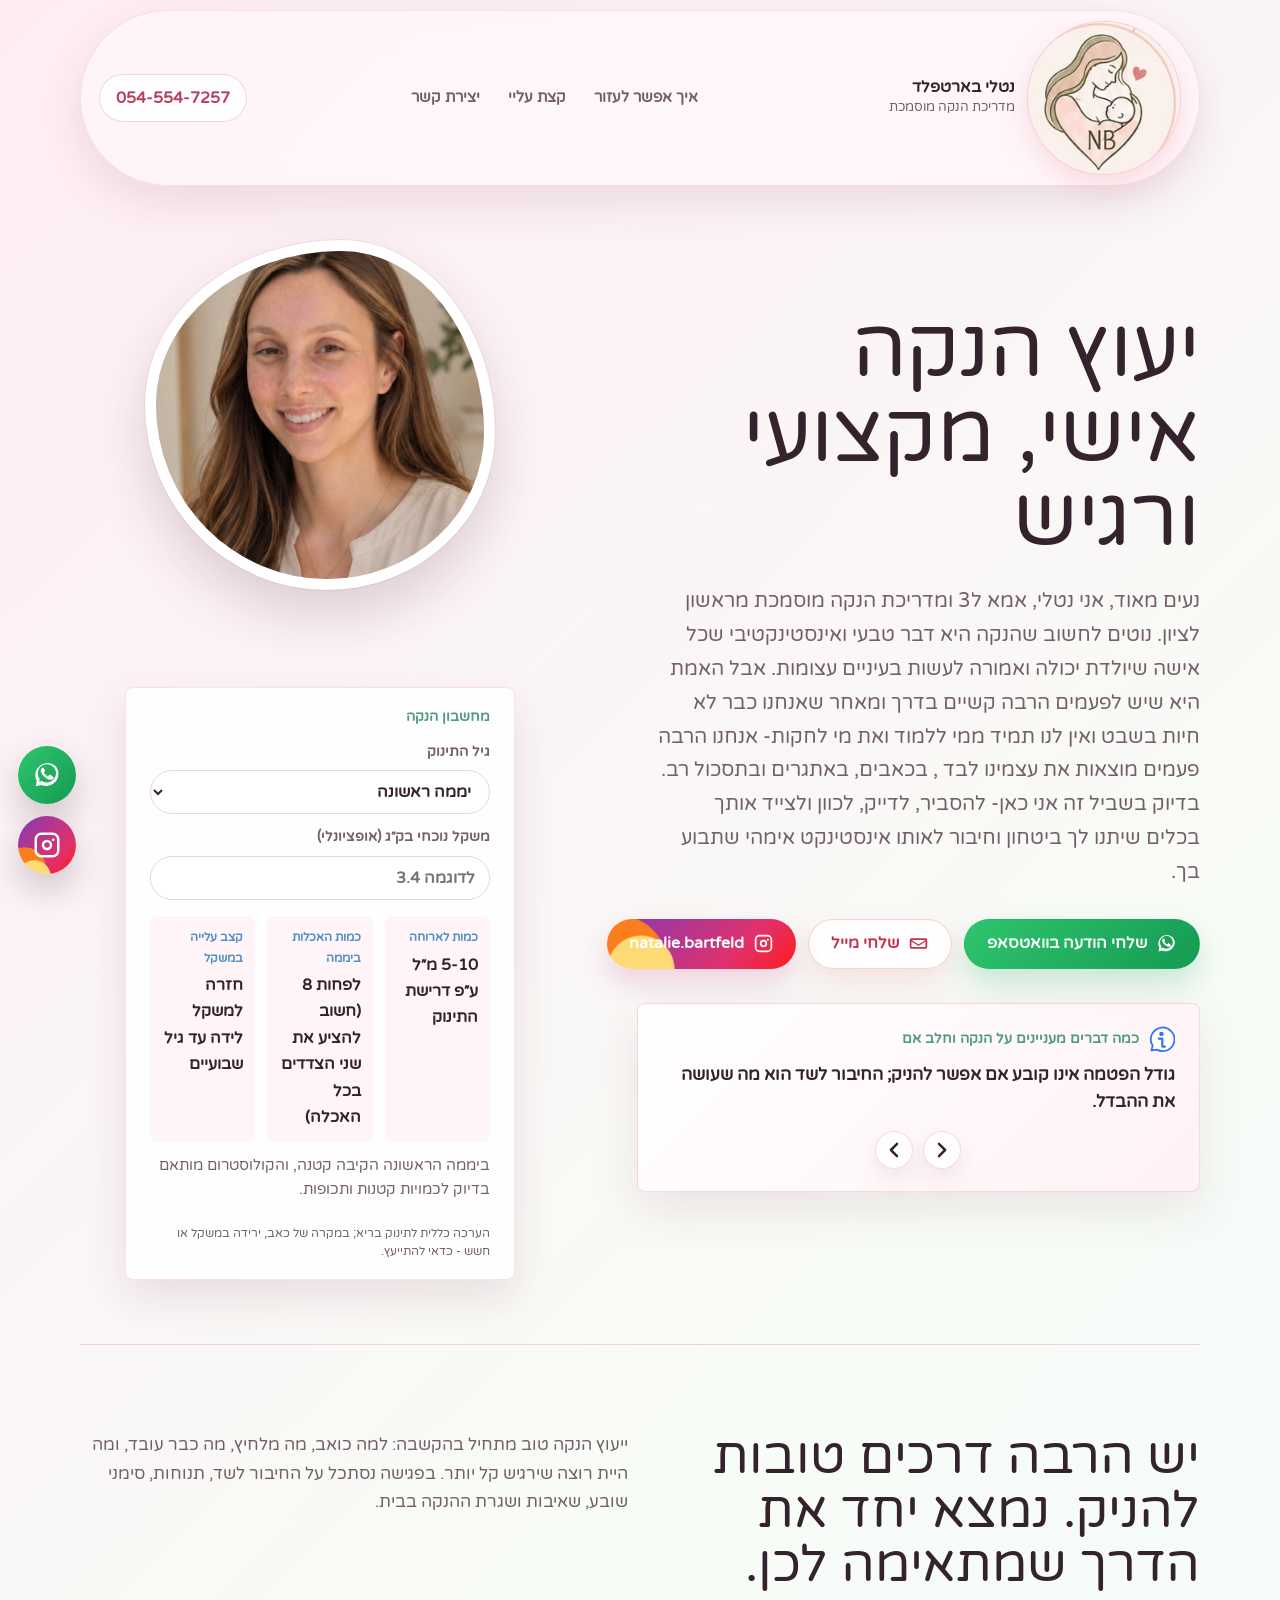
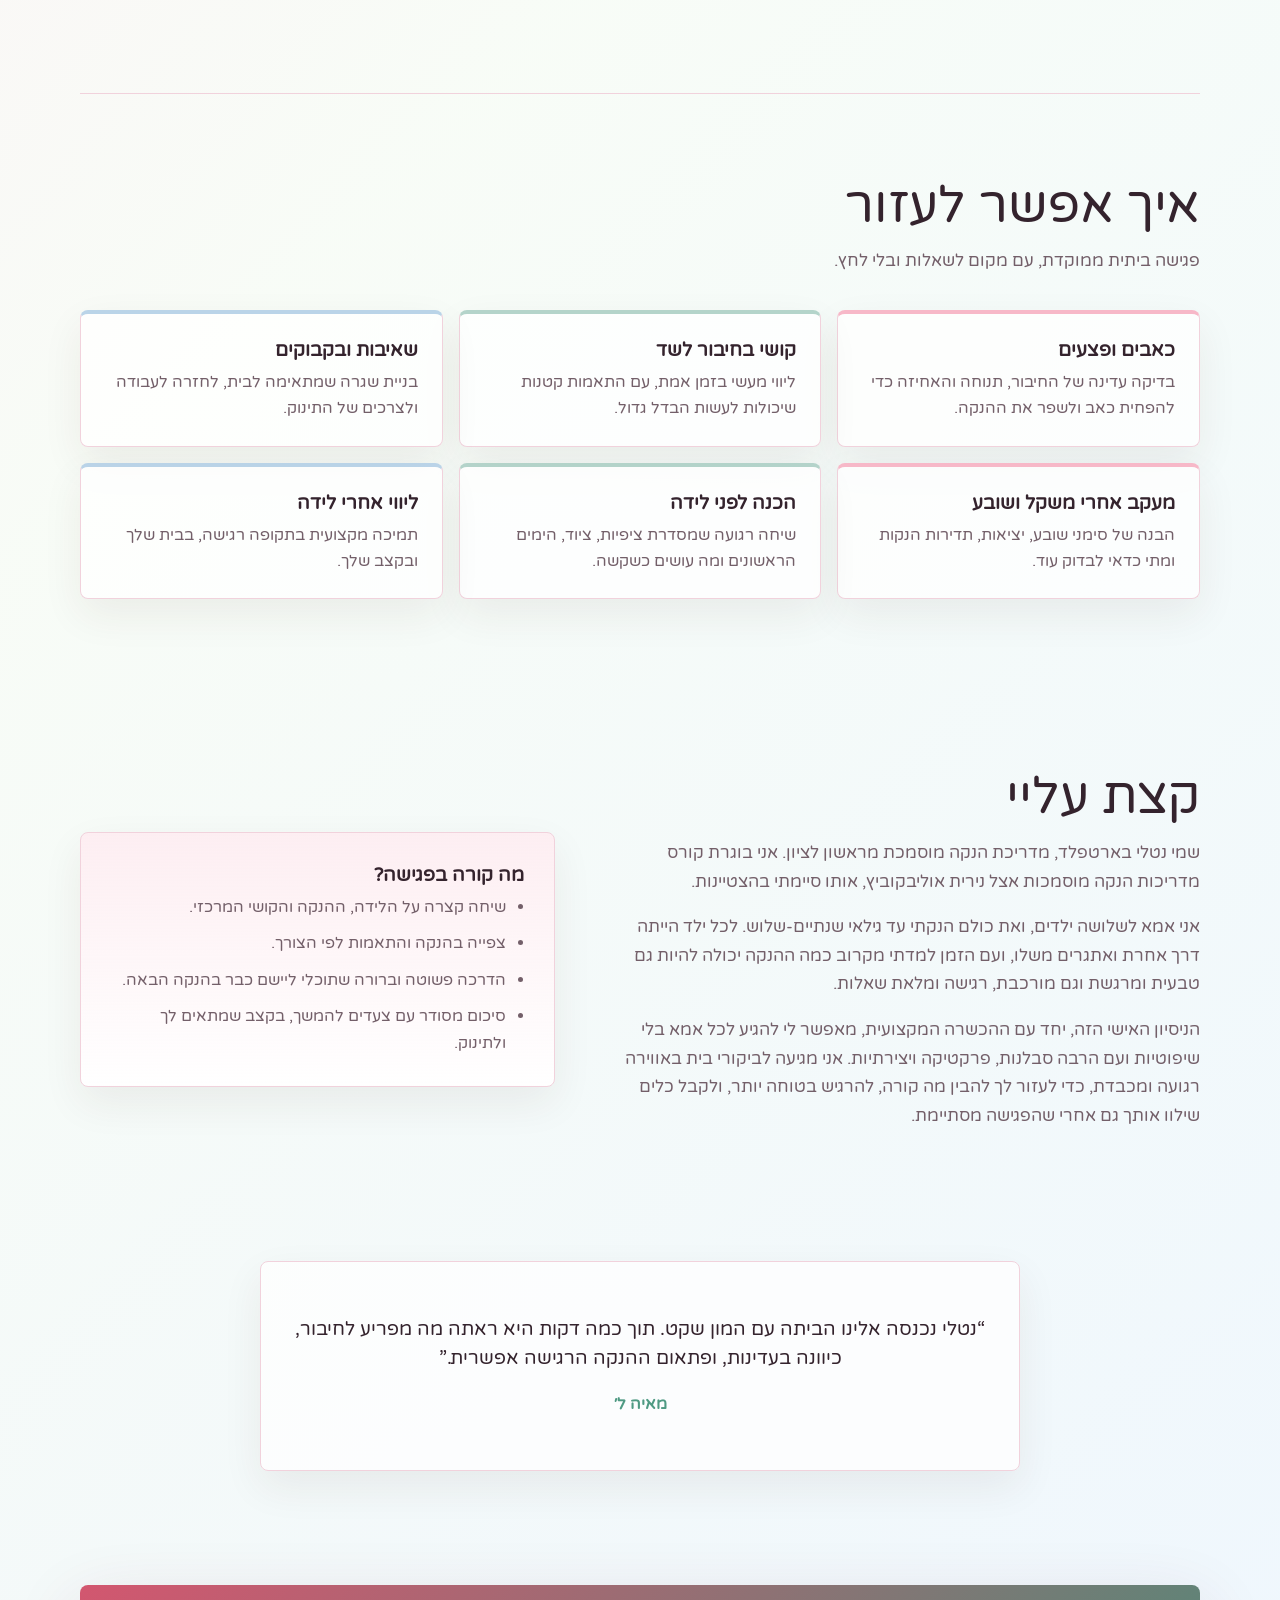
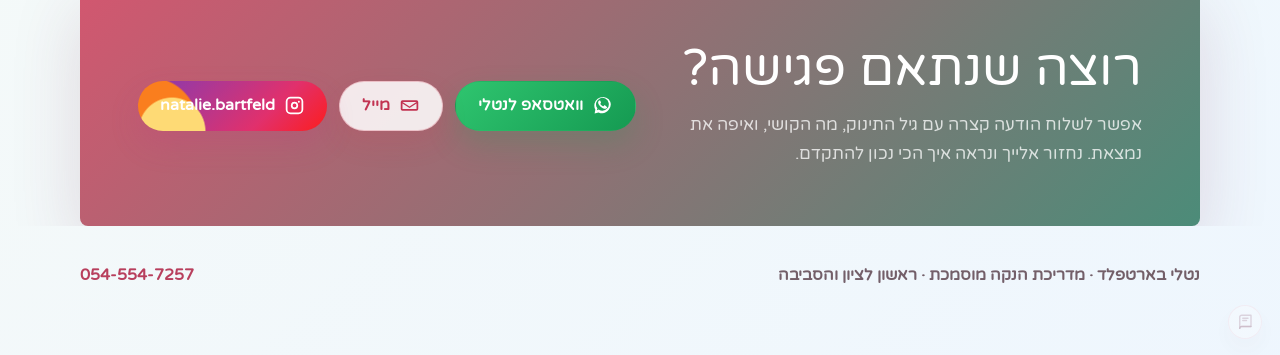
<file: index.html>
<!doctype html>
<html lang="he" dir="rtl">
  <head>
    <meta charset="utf-8" />
    <meta name="viewport" content="width=device-width, initial-scale=1" />
    <title>נטלי בארטפלד | מדריכת הנקה מוסמכת בראשון לציון והסביבה</title>
    <meta
      name="description"
      content="נטלי בארטפלד, מדריכת הנקה מוסמכת מראשון לציון, מגיעה לבתים לליווי אישי ומקצועי לאמהות ותינוקות."
    />
    <link rel="icon" type="image/svg+xml" href="./favicon.svg" />
    <link rel="preconnect" href="https://fonts.googleapis.com" />
    <link rel="preconnect" href="https://fonts.gstatic.com" crossorigin />
    <link
      href="https://fonts.googleapis.com/css2?family=Varela+Round&display=swap"
      rel="stylesheet"
    />
    <link rel="stylesheet" href="./styles.css" />
  </head>
  <body>
    <header class="site-header" aria-label="ניווט ראשי">
      <a class="brand" href="#top" aria-label="נטלי בארטפלד">
        <span class="brand-mark" aria-hidden="true">
          <img src="./nb-hero.png" alt="" />
        </span>
        <span>
          <strong>נטלי בארטפלד</strong>
          <small>מדריכת הנקה מוסמכת</small>
        </span>
      </a>

      <nav class="nav-links" aria-label="קישורי עמוד">
        <a href="#support">איך אפשר לעזור</a>
        <a href="#about">קצת עליי</a>
        <a href="#contact">יצירת קשר</a>
      </nav>

      <a class="header-cta" href="https://wa.me/972545547257" aria-label="שליחת וואטסאפ לנטלי 054-554-7257">
        054-554-7257
      </a>
    </header>

    <main id="top">
      <section class="hero">
        <div class="hero-copy">
          <h1>
            <span data-content="hero.title.0">יעוץ הנקה</span>
            <span data-content="hero.title.1">אישי, מקצועי</span>
            <span data-content="hero.title.2">ורגיש</span>
          </h1>
          <p data-content="hero.intro">
            נעים מאוד, אני נטלי, אמא ל3 ומדריכת הנקה מוסמכת מראשון לציון. נוטים
            לחשוב שהנקה היא דבר טבעי ואינסטינקטיבי שכל אישה שיולדת יכולה ואמורה
            לעשות בעיניים עצומות. אבל האמת היא שיש לפעמים הרבה קשיים בדרך ומאחר
            שאנחנו כבר לא חיות בשבט ואין לנו תמיד ממי ללמוד ואת מי לחקות- אנחנו
            הרבה פעמים מוצאות את עצמינו לבד , בכאבים, באתגרים ובתסכול רב. בדיוק
            בשביל זה אני כאן- להסביר, לדייק, לכוון ולצייד אותך בכלים שיתנו לך
            ביטחון וחיבור לאותו אינסטינקט אימהי שתבוע בך.
          </p>

          <div class="hero-actions" aria-label="פעולות יצירת קשר">
            <a class="button primary whatsapp-button" href="https://wa.me/972545547257">
              <span class="icon" aria-hidden="true">
                <svg viewBox="0 0 24 24"><path d="M19.1 4.9A9.8 9.8 0 0 0 3.8 16.7L3 21l4.4-1.1A9.8 9.8 0 0 0 19.1 4.9Zm-7.3 13a7.3 7.3 0 0 1-3.7-1l-.3-.2-2.2.6.6-2.1-.2-.3a7.3 7.3 0 1 1 5.8 3Zm4-5.4c-.2-.1-1.3-.7-1.5-.7s-.3-.1-.5.1-.6.7-.7.9-.3.2-.5.1a6 6 0 0 1-1.8-1.1 6.7 6.7 0 0 1-1.2-1.6c-.1-.2 0-.4.1-.5l.4-.5c.1-.2.2-.3.2-.5s0-.3-.1-.5l-.7-1.6c-.2-.4-.3-.4-.5-.4h-.4c-.2 0-.5.1-.7.3-.2.2-.9.9-.9 2.1s.9 2.4 1 2.6c.1.2 1.8 2.8 4.4 3.9.6.3 1.1.4 1.5.5.6.2 1.2.2 1.7.1.5-.1 1.3-.5 1.5-1 .2-.5.2-1 .1-1.1-.1-.1-.2-.2-.5-.3Z"/></svg>
              </span>
              שלחי הודעה בוואטסאפ
            </a>
            <a class="button secondary mail-button" href="mailto:natalie.bartfeld@gmail.com?subject=ייעוץ%20הנקה%20עם%20נטלי%20בארטפלד">
              <span class="icon" aria-hidden="true">
                <svg viewBox="0 0 24 24"><path d="M4 6h16a2 2 0 0 1 2 2v8a2 2 0 0 1-2 2H4a2 2 0 0 1-2-2V8a2 2 0 0 1 2-2Zm0 2 8 5 8-5H4Zm0 8h16v-6.2l-8 5-8-5V16Z"/></svg>
              </span>
              שלחי מייל
            </a>
            <a class="button secondary instagram-button" href="https://www.instagram.com/natalie.bartfeld/" target="_blank" rel="noreferrer">
              <span class="icon" aria-hidden="true">
                <svg viewBox="0 0 24 24"><path d="M7.5 2h9A5.5 5.5 0 0 1 22 7.5v9a5.5 5.5 0 0 1-5.5 5.5h-9A5.5 5.5 0 0 1 2 16.5v-9A5.5 5.5 0 0 1 7.5 2Zm0 2A3.5 3.5 0 0 0 4 7.5v9A3.5 3.5 0 0 0 7.5 20h9a3.5 3.5 0 0 0 3.5-3.5v-9A3.5 3.5 0 0 0 16.5 4h-9Zm4.5 3.8A4.2 4.2 0 1 1 7.8 12 4.2 4.2 0 0 1 12 7.8Zm0 2A2.2 2.2 0 1 0 14.2 12 2.2 2.2 0 0 0 12 9.8ZM17 6.7a1.1 1.1 0 1 1-1.1 1.1A1.1 1.1 0 0 1 17 6.7Z"/></svg>
              </span>
              natalie.bartfeld
            </a>
          </div>

          <aside class="rotating-fact" aria-live="polite">
            <span class="fact-heading">
              <svg class="fact-info-icon" viewBox="0 0 64 64" aria-hidden="true">
                <path d="M10 55.5 13 45A27 27 0 1 1 22.5 54L10 55.5Z" />
                <circle cx="33" cy="18" r="5" />
                <path d="M27 29h8v18h6" />
              </svg>
              <span>כמה דברים מעניינים על הנקה וחלב אם</span>
            </span>
            <p id="breastfeeding-fact">
              הקולוסטרום הוא החלב הראשון, עשיר ברכיבים חיסוניים ומחכה לתינוק כבר אחרי הלידה.
            </p>
            <div class="fact-controls" aria-label="דפדוף בין עובדות הנקה">
              <button class="fact-nav-button" type="button" data-fact-direction="next" aria-label="לעובדה הבאה">
                <svg viewBox="0 0 24 24" aria-hidden="true">
                  <path d="M8.7 5.3 15.4 12l-6.7 6.7" />
                </svg>
              </button>
              <button class="fact-nav-button" type="button" data-fact-direction="prev" aria-label="לעובדה הקודמת">
                <svg viewBox="0 0 24 24" aria-hidden="true">
                  <path d="m15.3 5.3-6.7 6.7 6.7 6.7" />
                </svg>
              </button>
            </div>
          </aside>
        </div>

        <div class="hero-visual" aria-label="תמונה של נטלי">
          <div class="portrait-frame">
            <img
              src="./n3.png"
              alt="נטלי בארטפלד, מדריכת הנקה מוסמכת"
              onerror="this.classList.add('is-missing'); this.alt='מקום לתמונה של נטלי בארטפלד';"
            />
            <div class="portrait-fallback" aria-hidden="true">
              <span>נטלי</span>
              <small>כאן תיכנס התמונה</small>
            </div>
          </div>
        </div>
        <aside class="feeding-calculator" aria-label="מחשבון הנקה לפי גיל">
          <div class="feeding-calculator-head">
            <span>מחשבון הנקה</span>
          </div>
          <label for="baby-age">גיל התינוק</label>
          <select id="baby-age" autocomplete="off">
            <option value="day1">יממה ראשונה</option>
            <option value="day2">יממה שנייה</option>
            <option value="day3">יממה שלישית</option>
            <option value="day4">יממה רביעית</option>
            <option value="day5">יממה חמישית</option>
            <option value="day6">יממה שישית</option>
            <option value="week2toMonth">שבועיים עד חודש</option>
            <option value="months1to3">חודש עד 3 חודשים</option>
            <option value="month4">סביב גיל 4 חודשים</option>
            <option value="months6plus">סביב גיל 6 חודשים ומעלה</option>
          </select>
          <label for="baby-weight">משקל נוכחי בק״ג (אופציונלי)</label>
          <input id="baby-weight" type="number" min="1.5" max="12" step="0.1" inputmode="decimal" placeholder="לדוגמה 3.4" />
          <div class="feeding-result" aria-live="polite">
            <div>
              <span>כמות לארוחה</span>
              <strong id="feeding-amount">5-10 מ״ל</strong>
            </div>
            <div>
              <span>כמות האכלות ביממה</span>
              <strong id="feeding-frequency">לפחות 8</strong>
            </div>
            <div>
              <span>קצב עלייה במשקל</span>
              <strong id="feeding-gain">מעקב לפי טיפת חלב</strong>
            </div>
            <p id="feeding-note">
              ביממה הראשונה הקיבה קטנה, והקולוסטרום מותאם בדיוק לכמויות קטנות ותכופות.
            </p>
            <p id="feeding-weight-note"></p>
          </div>
          <small>הערכה כללית לתינוק בריא; במקרה של כאב, ירידה במשקל או חשש - כדאי להתייעץ.</small>
        </aside>
      </section>

      <section class="section intro">
        <div class="section-heading">
          <h2 data-content="intro.title">יש הרבה דרכים טובות להניק. נמצא יחד את הדרך שמתאימה לכן.</h2>
        </div>
        <p data-content="intro.body">
          ייעוץ הנקה טוב מתחיל בהקשבה: למה כואב, מה מלחיץ, מה כבר עובד,
          ומה היית רוצה שירגיש קל יותר. בפגישה נסתכל על החיבור לשד, תנוחות,
          סימני שובע, שאיבות ושגרת ההנקה בבית.
        </p>
      </section>

      <section class="section support" id="support">
        <div class="section-heading">
          <h2 data-content="support.title">איך אפשר לעזור</h2>
          <p data-content="support.subtitle">פגישה ביתית ממוקדת, עם מקום לשאלות ובלי לחץ.</p>
        </div>

        <div class="support-grid">
          <article>
            <h3 data-content="support.cards.0.title">כאבים ופצעים</h3>
            <p data-content="support.cards.0.body">בדיקה עדינה של החיבור, תנוחה והאחיזה כדי להפחית כאב ולשפר את ההנקה.</p>
          </article>
          <article>
            <h3 data-content="support.cards.1.title">קושי בחיבור לשד</h3>
            <p data-content="support.cards.1.body">ליווי מעשי בזמן אמת, עם התאמות קטנות שיכולות לעשות הבדל גדול.</p>
          </article>
          <article>
            <h3 data-content="support.cards.2.title">שאיבות ובקבוקים</h3>
            <p data-content="support.cards.2.body">בניית שגרה שמתאימה לבית, לחזרה לעבודה ולצרכים של התינוק.</p>
          </article>
          <article>
            <h3 data-content="support.cards.3.title">מעקב אחרי משקל ושובע</h3>
            <p data-content="support.cards.3.body">הבנה של סימני שובע, יציאות, תדירות הנקות ומתי כדאי לבדוק עוד.</p>
          </article>
          <article>
            <h3 data-content="support.cards.4.title">הכנה לפני לידה</h3>
            <p data-content="support.cards.4.body">שיחה רגועה שמסדרת ציפיות, ציוד, הימים הראשונים ומה עושים כשקשה.</p>
          </article>
          <article>
            <h3 data-content="support.cards.5.title">ליווי אחרי לידה</h3>
            <p data-content="support.cards.5.body">תמיכה מקצועית בתקופה רגישה, בבית שלך ובקצב שלך.</p>
          </article>
        </div>
      </section>

      <section class="section split" id="about">
        <div>
          <h2>קצת עליי</h2>
          <p>
            שמי נטלי בארטפלד, מדריכת הנקה מוסמכת מראשון לציון. אני בוגרת קורס מדריכות
            הנקה מוסמכות אצל נירית אוליבקוביץ, אותו סיימתי בהצטיינות.
          </p>
          <p>
            אני אמא לשלושה ילדים, ואת כולם הנקתי עד גילאי שנתיים-שלוש. לכל ילד
            הייתה דרך אחרת ואתגרים משלו, ועם הזמן למדתי מקרוב כמה ההנקה יכולה
            להיות גם טבעית ומרגשת וגם מורכבת, רגישה ומלאת שאלות.
          </p>
          <p>
            הניסיון האישי הזה, יחד עם ההכשרה המקצועית, מאפשר לי להגיע לכל אמא
            בלי שיפוטיות ועם הרבה סבלנות, פרקטיקה ויצירתיות. אני מגיעה לביקורי
            בית באווירה רגועה ומכבדת, כדי לעזור לך להבין מה קורה, להרגיש בטוחה
            יותר, ולקבל כלים שילוו אותך גם אחרי שהפגישה מסתיימת.
          </p>
        </div>
        <aside class="note">
          <h3>מה קורה בפגישה?</h3>
          <ul>
            <li>שיחה קצרה על הלידה, ההנקה והקושי המרכזי.</li>
            <li>צפייה בהנקה והתאמות לפי הצורך.</li>
            <li>הדרכה פשוטה וברורה שתוכלי ליישם כבר בהנקה הבאה.</li>
            <li>סיכום מסודר עם צעדים להמשך, בקצב שמתאים לך ולתינוק.</li>
          </ul>
        </aside>
      </section>

      <section class="section testimonials" aria-label="המלצות">
        <div class="quote rotating-testimonial" aria-live="polite">
          <p id="testimonial-text">
            “נטלי נכנסה אלינו הביתה עם המון שקט. תוך כמה דקות היא ראתה מה
            מפריע לחיבור, כיוונה בעדינות, ופתאום ההנקה הרגישה אפשרית.”
          </p>
          <span id="testimonial-author">אמא מראשון לציון</span>
        </div>
      </section>

      <section class="contact" id="contact">
        <div>
          <h2>רוצה שנתאם פגישה?</h2>
          <p>
            אפשר לשלוח הודעה קצרה עם גיל התינוק, מה הקושי, ואיפה את נמצאת.
            נחזור אלייך ונראה איך הכי נכון להתקדם.
          </p>
        </div>
        <div class="contact-actions">
          <a class="button primary whatsapp-button" href="https://wa.me/972545547257">
            <span class="icon" aria-hidden="true">
              <svg viewBox="0 0 24 24"><path d="M19.1 4.9A9.8 9.8 0 0 0 3.8 16.7L3 21l4.4-1.1A9.8 9.8 0 0 0 19.1 4.9Zm-7.3 13a7.3 7.3 0 0 1-3.7-1l-.3-.2-2.2.6.6-2.1-.2-.3a7.3 7.3 0 1 1 5.8 3Zm4-5.4c-.2-.1-1.3-.7-1.5-.7s-.3-.1-.5.1-.6.7-.7.9-.3.2-.5.1a6 6 0 0 1-1.8-1.1 6.7 6.7 0 0 1-1.2-1.6c-.1-.2 0-.4.1-.5l.4-.5c.1-.2.2-.3.2-.5s0-.3-.1-.5l-.7-1.6c-.2-.4-.3-.4-.5-.4h-.4c-.2 0-.5.1-.7.3-.2.2-.9.9-.9 2.1s.9 2.4 1 2.6c.1.2 1.8 2.8 4.4 3.9.6.3 1.1.4 1.5.5.6.2 1.2.2 1.7.1.5-.1 1.3-.5 1.5-1 .2-.5.2-1 .1-1.1-.1-.1-.2-.2-.5-.3Z"/></svg>
            </span>
            וואטסאפ לנטלי
          </a>
          <a class="button secondary mail-button" href="mailto:natalie.bartfeld@gmail.com?subject=ייעוץ%20הנקה%20עם%20נטלי%20בארטפלד">
            <span class="icon" aria-hidden="true">
              <svg viewBox="0 0 24 24"><path d="M4 6h16a2 2 0 0 1 2 2v8a2 2 0 0 1-2 2H4a2 2 0 0 1-2-2V8a2 2 0 0 1 2-2Zm0 2 8 5 8-5H4Zm0 8h16v-6.2l-8 5-8-5V16Z"/></svg>
            </span>
            מייל
          </a>
          <a class="button secondary instagram-button" href="https://www.instagram.com/natalie.bartfeld/" target="_blank" rel="noreferrer">
            <span class="icon" aria-hidden="true">
              <svg viewBox="0 0 24 24"><path d="M7.5 2h9A5.5 5.5 0 0 1 22 7.5v9a5.5 5.5 0 0 1-5.5 5.5h-9A5.5 5.5 0 0 1 2 16.5v-9A5.5 5.5 0 0 1 7.5 2Zm0 2A3.5 3.5 0 0 0 4 7.5v9A3.5 3.5 0 0 0 7.5 20h9a3.5 3.5 0 0 0 3.5-3.5v-9A3.5 3.5 0 0 0 16.5 4h-9Zm4.5 3.8A4.2 4.2 0 1 1 7.8 12 4.2 4.2 0 0 1 12 7.8Zm0 2A2.2 2.2 0 1 0 14.2 12 2.2 2.2 0 0 0 12 9.8ZM17 6.7a1.1 1.1 0 1 1-1.1 1.1A1.1 1.1 0 0 1 17 6.7Z"/></svg>
            </span>
            natalie.bartfeld
          </a>
        </div>
      </section>
    </main>

    <footer>
      <span>נטלי בארטפלד · מדריכת הנקה מוסמכת · ראשון לציון והסביבה</span>
      <a href="https://wa.me/972545547257">054-554-7257</a>
    </footer>
    <a class="knowledge-entry" href="./knowledge.html" aria-label="פתחי חיפוש ידע מקצועי" data-knowledge-entry>
      <svg viewBox="0 0 24 24" aria-hidden="true">
        <path d="M5 5.5A2.5 2.5 0 0 1 7.5 3H20v15H7.5A2.5 2.5 0 0 0 5 20.5v-15Z" />
        <path d="M5 20.5A2.5 2.5 0 0 1 7.5 18H20" />
        <path d="M9 7h7M9 10h5" />
      </svg>
    </a>
    <div class="floating-social" aria-label="Quick contact links">
      <a
        class="floating-social-link whatsapp"
        href="https://wa.me/972545547257"
        target="_blank"
        rel="noreferrer"
        aria-label="WhatsApp"
      >
        <svg viewBox="0 0 24 24" aria-hidden="true"><path d="M19.1 4.9A9.8 9.8 0 0 0 3.8 16.7L3 21l4.4-1.1A9.8 9.8 0 0 0 19.1 4.9Zm-7.3 13a7.3 7.3 0 0 1-3.7-1l-.3-.2-2.2.6.6-2.1-.2-.3a7.3 7.3 0 1 1 5.8 3Zm4-5.4c-.2-.1-1.3-.7-1.5-.7s-.3-.1-.5.1-.6.7-.7.9-.3.2-.5.1a6 6 0 0 1-1.8-1.1 6.7 6.7 0 0 1-1.2-1.6c-.1-.2 0-.4.1-.5l.4-.5c.1-.2.2-.3.2-.5s0-.3-.1-.5l-.7-1.6c-.2-.4-.3-.4-.5-.4h-.4c-.2 0-.5.1-.7.3-.2.2-.9.9-.9 2.1s.9 2.4 1 2.6c.1.2 1.8 2.8 4.4 3.9.6.3 1.1.4 1.5.5.6.2 1.2.2 1.7.1.5-.1 1.3-.5 1.5-1 .2-.5.2-1 .1-1.1-.1-.1-.2-.2-.5-.3Z"/></svg>
      </a>
      <a
        class="floating-social-link instagram"
        href="https://www.instagram.com/natalie.bartfeld/"
        target="_blank"
        rel="noreferrer"
        aria-label="Instagram"
      >
        <svg viewBox="0 0 24 24" aria-hidden="true"><path d="M7.5 2h9A5.5 5.5 0 0 1 22 7.5v9a5.5 5.5 0 0 1-5.5 5.5h-9A5.5 5.5 0 0 1 2 16.5v-9A5.5 5.5 0 0 1 7.5 2Zm0 2A3.5 3.5 0 0 0 4 7.5v9A3.5 3.5 0 0 0 7.5 20h9a3.5 3.5 0 0 0 3.5-3.5v-9A3.5 3.5 0 0 0 16.5 4h-9Zm4.5 3.8A4.2 4.2 0 1 1 7.8 12 4.2 4.2 0 0 1 12 7.8Zm0 2A2.2 2.2 0 1 0 14.2 12 2.2 2.2 0 0 0 12 9.8ZM17 6.7a1.1 1.1 0 1 1-1.1 1.1A1.1 1.1 0 0 1 17 6.7Z"/></svg>
      </a>
    </div>
    <script>
      (async () => {
      const getContentValue = (source, path) => {
        return path.split(".").reduce((value, key) => {
          if (value === undefined || value === null) return undefined;
          return value[key];
        }, source);
      };

      const fetchEditableContent = async () => {
        try {
          const response = await fetch(`./content.json?v=${Date.now()}`, { cache: "no-store" });
          if (!response.ok) return null;
          return await response.json();
        } catch (error) {
          return null;
        }
      };

      const applyEditableContent = (content) => {
        if (!content) return;
        document.querySelectorAll("[data-content]").forEach((element) => {
          const value = getContentValue(content, element.dataset.content);
          if (typeof value === "string") {
            element.textContent = value;
          }
        });
      };

      const siteContent = await fetchEditableContent();
      applyEditableContent(siteContent);

      const testimonials = [
        {
          text: "“נטלי נכנסה אלינו הביתה עם המון שקט. תוך כמה דקות היא ראתה מה מפריע לחיבור, כיוונה בעדינות, ופתאום ההנקה הרגישה אפשרית.”",
          author: "מאיה ל׳"
        },
        {
          text: "“הגעתי אחרי שבוע כמעט בלי שינה ועם הרבה דמעות. יצאתי עם תוכנית ברורה, ביטחון, ובעיקר תחושה שמישהי באמת רואה אותי.”",
          author: "הדר פ׳"
        },
        {
          text: "“אהבתי שהיא לא דחפה פתרון אחד. היא הקשיבה לתינוק, אליי ולבית שלנו, ובנתה איתי דרך שהצלחתי להמשיך גם לבד.”",
          author: "נועה ק׳"
        },
        {
          text: "“בפגישה אחת הבנתי דברים שלא הבנתי שבועיים. נטלי הייתה מקצועית, רגישה ומדויקת בדיוק במקום שבו הייתי צריכה עזרה.”",
          author: "מיכל ר׳"
        },
        {
          text: "“הכי עזר לי שהיא הסבירה בפשטות ולא הלחיצה. פתאום ידעתי מה לבדוק בכל הנקה ומה לעשות כשהתינוק מתעייף.”",
          author: "מורן מ׳"
        },
        {
          text: "“הרגשתי שיש מקום גם לקושי שלי וגם לצורך של התינוק. נטלי נתנה לי כלים קטנים שעשו שינוי גדול כבר באותו ערב.”",
          author: "גלי ג׳"
        },
        {
          text: "“הייתי בטוחה שאצטרך לוותר. אחרי הליווי הבנתי איפה היה הקושי, והצלחתי לחזור להניק בצורה רגועה יותר.”",
          author: "טניה ו׳"
        }
      ];

      const knowledgeEntry = document.querySelector("[data-knowledge-entry]");
      if (knowledgeEntry) {
        knowledgeEntry.addEventListener("click", (event) => {
          event.preventDefault();
          const password = window.prompt("Password");
          if (password === "18110509") {
            window.sessionStorage.setItem("knowledgeAccess", "1");
            window.location.href = knowledgeEntry.href;
          }
        });
      }

      let breastfeedingFacts = [
        "הקולוסטרום הוא החלב הראשון, עשיר ברכיבים חיסוניים ומחכה לתינוק כבר אחרי הלידה.",
        "כבר בימים הראשונים התינוק מקבל דרך הקולוסטרום תמיכה חשובה למערכת החיסון.",
        "קולוסטרום מסייע לפעילות המעיים ולפינוי המקוניום בימים הראשונים.",
        "הנקות תכופות בתחילת הדרך עוזרות לגוף להבין כמה חלב לייצר.",
        "ייצור החלב עובד כמו מערכת של היצע וביקוש: פינוי יעיל מעודד המשך ייצור.",
        "חלב אם אינו נשאר אותו דבר; ההרכב שלו משתנה ומתאים את עצמו לתינוק.",
        "גודל הפטמה אינו קובע אם אפשר להניק; החיבור לשד הוא מה שעושה את ההבדל.",
        "התינוק יונק מהשד ולא מהפטמה, ולכן חיבור עמוק יכול להפחית כאב ולשפר יניקה.",
        "פה פתוח רחב יותר מאפשר חיבור טוב יותר לשד.",
        "כאב בהנקה הוא לא משהו שחייבים לסבול; הרבה פעמים הוא סימן שצריך לדייק את החיבור.",
        "ארגון הבריאות העולמי ממליץ על הנקה בלעדית במשך כ-6 חודשים, והמשך הנקה לצד מזון משלים עד גיל שנתיים או יותר.",
        "לפי WHO, חלב אם יכול לספק עד חצי או יותר מצורכי התזונה של התינוק בחצי השני של השנה הראשונה.",
        "במטא-אנליזה נמצא שהנקה בלעדית במשך 6 חודשים נקשרה לכ-43% פחות דלקות אוזניים בשנתיים הראשונות.",
        "סקירת WHO מצאה שאצל תינוקות יונקים, אשפוזים בגלל שלשולים היו נמוכים בכ-72%.",
        "משך הנקה ארוך יותר נקשר במחקרים לכ-7%-31% פחות סיכון לאסתמה בילדות.",
        "WHO מציין שילדים שינקו נמצאו בסיכון נמוך בכ-22% להשמנה בילדות.",
        "מטא-אנליזה מצאה שכל חודש נוסף של הנקה נקשר לכ-4% פחות סיכון לעודף משקל בהמשך הילדות.",
        "כל 12 חודשי הנקה לאורך החיים נקשרו לכ-4.3% פחות סיכון יחסי לסרטן שד אצל האם.",
        "מטא-אנליזה של 40 מחקרים מצאה שנשים שהניקו היו בסיכון נמוך בכ-30% לסרטן שחלה.",
        "חלב אם מכיל רכיבים מהמערכת החיסונית של האם שעוזרים לתינוק לבנות הגנה משלו.",
        "דרך חלב האם עוברים נוגדנים שיכולים להפחית סיכון לזיהומים במערכת העיכול, הנשימה והאוזניים.",
        "משרד הבריאות מציין שהנקה קשורה להשפעה חיובית על ההתפתחות השכלית של תינוקות.",
        "ההנקה יכולה להרגיע את התינוק, ובחלב אם יש מלטונין שרמתו עולה בלילה.",
        "טעמו של חלב האם משתנה לפי תזונת האם, ויכול לעזור לתינוק להכיר מגוון טעמים בהמשך.",
        "לאמא, הנקה מסייעת בכיווץ הרחם ובהחלמה אחרי הלידה.",
        "הנקה נקשרה להפחתת סיכון אצל האם לסרטן שד, סרטן שחלה, סוכרת סוג 2 ומחלות לב וכלי דם.",
        "הנקה ישירה חוסכת התעסקות עם חימום וניקוי בקבוקים, וגם מפחיתה עלויות ואריזות.",
        "גם אם ההנקה קצרה או חלקית יותר מהתכנון, היא עדיין יכולה לתרום לבריאות התינוק.",
        "גם אם ההנקה התחילה קשה, דיוק קטן בזמן הנכון יכול לשנות את כל ההמשך."
      ];

      if (Array.isArray(siteContent?.facts)) {
        const editableFacts = siteContent.facts.filter((fact) => typeof fact === "string" && fact.trim());
        if (editableFacts.length) {
          breastfeedingFacts = editableFacts;
        }
      }

      const feedingGuide = {
        day1: {
          amount: "5-10 מ״ל ע״פ דרישת התינוק",
          frequency: "לפחות 8 (חשוב להציע את שני הצדדים בכל האכלה)",
          note: "ביממה הראשונה הקיבה קטנה, והקולוסטרום מותאם בדיוק לכמויות קטנות ותכופות.",
          gain: "חזרה למשקל לידה עד גיל שבועיים",
          weightRelevant: false
        },
        day2: {
          amount: "10-20 מ״ל ע״פ דרישת התינוק",
          frequency: "לפחות 8 (חשוב להציע את שני הצדדים בכל האכלה)",
          note: "ביממה השנייה הכמות לרוב עולה בהדרגה, ועדיין חשוב להציע הנקה בתדירות גבוהה.",
          gain: "חזרה למשקל לידה עד גיל שבועיים",
          weightRelevant: false
        },
        day3: {
          amount: "כ-30 מ״ל ע״פ דרישת התינוק",
          frequency: "לפחות 8 (חשוב להציע את שני הצדדים בכל האכלה)",
          note: "סביב היממה השלישית החלב מתחיל להשתנות, והכמויות מתחילות לעלות.",
          gain: "חזרה למשקל לידה עד גיל שבועיים",
          weightRelevant: false
        },
        day4: {
          amount: "כ-40 מ״ל ע״פ דרישת התינוק",
          frequency: "לפחות 8 (חשוב להציע את שני הצדדים בכל האכלה)",
          note: "עדיין מצפים להנקות תכופות; תינוק שמבקש יותר מקבל יותר לפי הצורך.",
          gain: "חזרה למשקל לידה עד גיל שבועיים",
          weightRelevant: false
        },
        day5: {
          amount: "כ-50 מ״ל ע״פ דרישת התינוק",
          frequency: "לפחות 8 (חשוב להציע את שני הצדדים בכל האכלה)",
          note: "בשלב הזה חשוב לעקוב אחרי ערנות, חיתולים ועלייה הדרגתית בכמויות.",
          gain: "חזרה למשקל לידה עד גיל שבועיים",
          weightRelevant: false
        },
        day6: {
          amount: "כ-60 מ״ל ע״פ דרישת התינוק",
          frequency: "לפחות 8 (חשוב להציע את שני הצדדים בכל האכלה)",
          note: "מהיממה השביעית משקל התינוק כבר רלוונטי יותר להערכת צריכת החלב היומית.",
          gain: "חזרה למשקל לידה עד גיל שבועיים",
          weightRelevant: false
        },
        week2toMonth: {
          amount: "60-80 מ״ל בכל האכלה",
          frequency: "לפחות 8 (חשוב להציע את שני הצדדים בכל האכלה)",
          note: "מהיממה השביעית ועד גיל חודש אפשר להשתמש בכלל אצבע של כ-150 מ״ל לק״ג ביממה, לצד מעקב אחרי תינוק חיוני, חיתולים וסימני שובע.",
          gain: "כ-155-240 גרם בשבוע",
          weightRelevant: true
        },
        months1to3: {
          amount: "90-120 מ״ל",
          frequency: "לפחות 8 (חשוב להציע את שני הצדדים בכל האכלה)",
          note: "גם אם התינוק אוכל פחות מהטווח, כל עוד יש עלייה טובה במשקל זה יכול להיות תקין. בחלב אם הכמות לא תמיד עולה משמעותית כמו בפורמולה, כי הרכב החלב משתנה ומתאים את עצמו.",
          gain: "כ-150-200 גרם בשבוע",
          weightRelevant: false
        },
        month4: {
          amount: "90-120 מ״ל",
          frequency: "לפחות 8 (חשוב להציע את שני הצדדים בכל האכלה)",
          note: "סביב גיל 4 חודשים אין בהכרח שינוי משמעותי בכמות, אבל תיתכן יותר ערנות, הסחות דעת, קושי בהרדמות והתעוררויות בלילה.",
          gain: "מינימום כ-92 גרם בשבוע",
          weightRelevant: false
        },
        months6plus: {
          amount: "משתנה",
          frequency: "לפי הנקה ומוצקים",
          note: "בגיל 6 חודשים רוב התינוקות מתחילים מזון מוצק כמזון משלים בנוסף לחלב אם או תמ״ל. ההנקה עדיין חלק חשוב מהתזונה.",
          gain: "מעקב לפי עקומת גדילה",
          weightRelevant: false
        }
      };

      const factElement = document.getElementById("breastfeeding-fact");
      if (factElement) {
        let factIndex = Math.floor(Math.random() * breastfeedingFacts.length);
        let factTimer;
        const renderFact = () => {
          factElement.textContent = breastfeedingFacts[factIndex];
        };
        const moveFact = (direction = 1) => {
          factIndex = (factIndex + direction + breastfeedingFacts.length) % breastfeedingFacts.length;
          renderFact();
        };
        const restartFactTimer = () => {
          window.clearInterval(factTimer);
          factTimer = window.setInterval(() => moveFact(1), 30000);
        };

        renderFact();
        restartFactTimer();

        document.querySelectorAll("[data-fact-direction]").forEach((button) => {
          button.addEventListener("click", () => {
            const direction = button.dataset.factDirection === "prev" ? -1 : 1;
            moveFact(direction);
            restartFactTimer();
          });
        });
      }

      const babyAge = document.getElementById("baby-age");
      const babyWeight = document.getElementById("baby-weight");
      const feedingAmount = document.getElementById("feeding-amount");
      const feedingFrequency = document.getElementById("feeding-frequency");
      const feedingGain = document.getElementById("feeding-gain");
      const feedingNote = document.getElementById("feeding-note");
      const feedingWeightNote = document.getElementById("feeding-weight-note");

      const updateFeedingGuide = () => {
        if (!babyAge || !feedingAmount || !feedingFrequency || !feedingGain || !feedingNote || !feedingWeightNote) return;

        const guide = feedingGuide[babyAge.value];
        feedingAmount.textContent = guide.amount;
        feedingFrequency.textContent = guide.frequency;
        feedingGain.textContent = guide.gain;
        feedingNote.textContent = guide.note;

        const weight = babyWeight ? Number(babyWeight.value) : 0;
        if (weight > 0 && guide.weightRelevant) {
          const dailyAmount = Math.round(weight * 150);
          feedingWeightNote.textContent = `לפי כלל אצבע עד גיל חודש: כ-150 מ״ל לק״ג ביממה, כלומר בערך ${dailyAmount} מ״ל ביממה.`;
        } else if (weight > 0) {
          feedingWeightNote.textContent = "בגיל הזה המשקל חשוב למעקב גדילה, אבל פחות מתאים לחישוב כמות מדויקת. עדיף להסתכל על עלייה במשקל, חיוניות וסימני רעב ושובע.";
        } else {
          feedingWeightNote.textContent = "";
        }
      };

      if (babyAge) {
        babyAge.addEventListener("change", updateFeedingGuide);
      }

      if (babyWeight) {
        babyWeight.addEventListener("input", updateFeedingGuide);
      }

      updateFeedingGuide();

      const testimonialText = document.getElementById("testimonial-text");
      const testimonialAuthor = document.getElementById("testimonial-author");
      if (testimonialText && testimonialAuthor) {
        let testimonialIndex = Math.floor(Math.random() * testimonials.length);
        const showTestimonial = () => {
          const testimonial = testimonials[testimonialIndex];
          testimonialText.textContent = testimonial.text;
          testimonialAuthor.textContent = testimonial.author;
          testimonialIndex = (testimonialIndex + 1) % testimonials.length;
        };

        showTestimonial();
        setInterval(showTestimonial, 20000);
      }
      })();
    </script>
  </body>
</html>
</file>
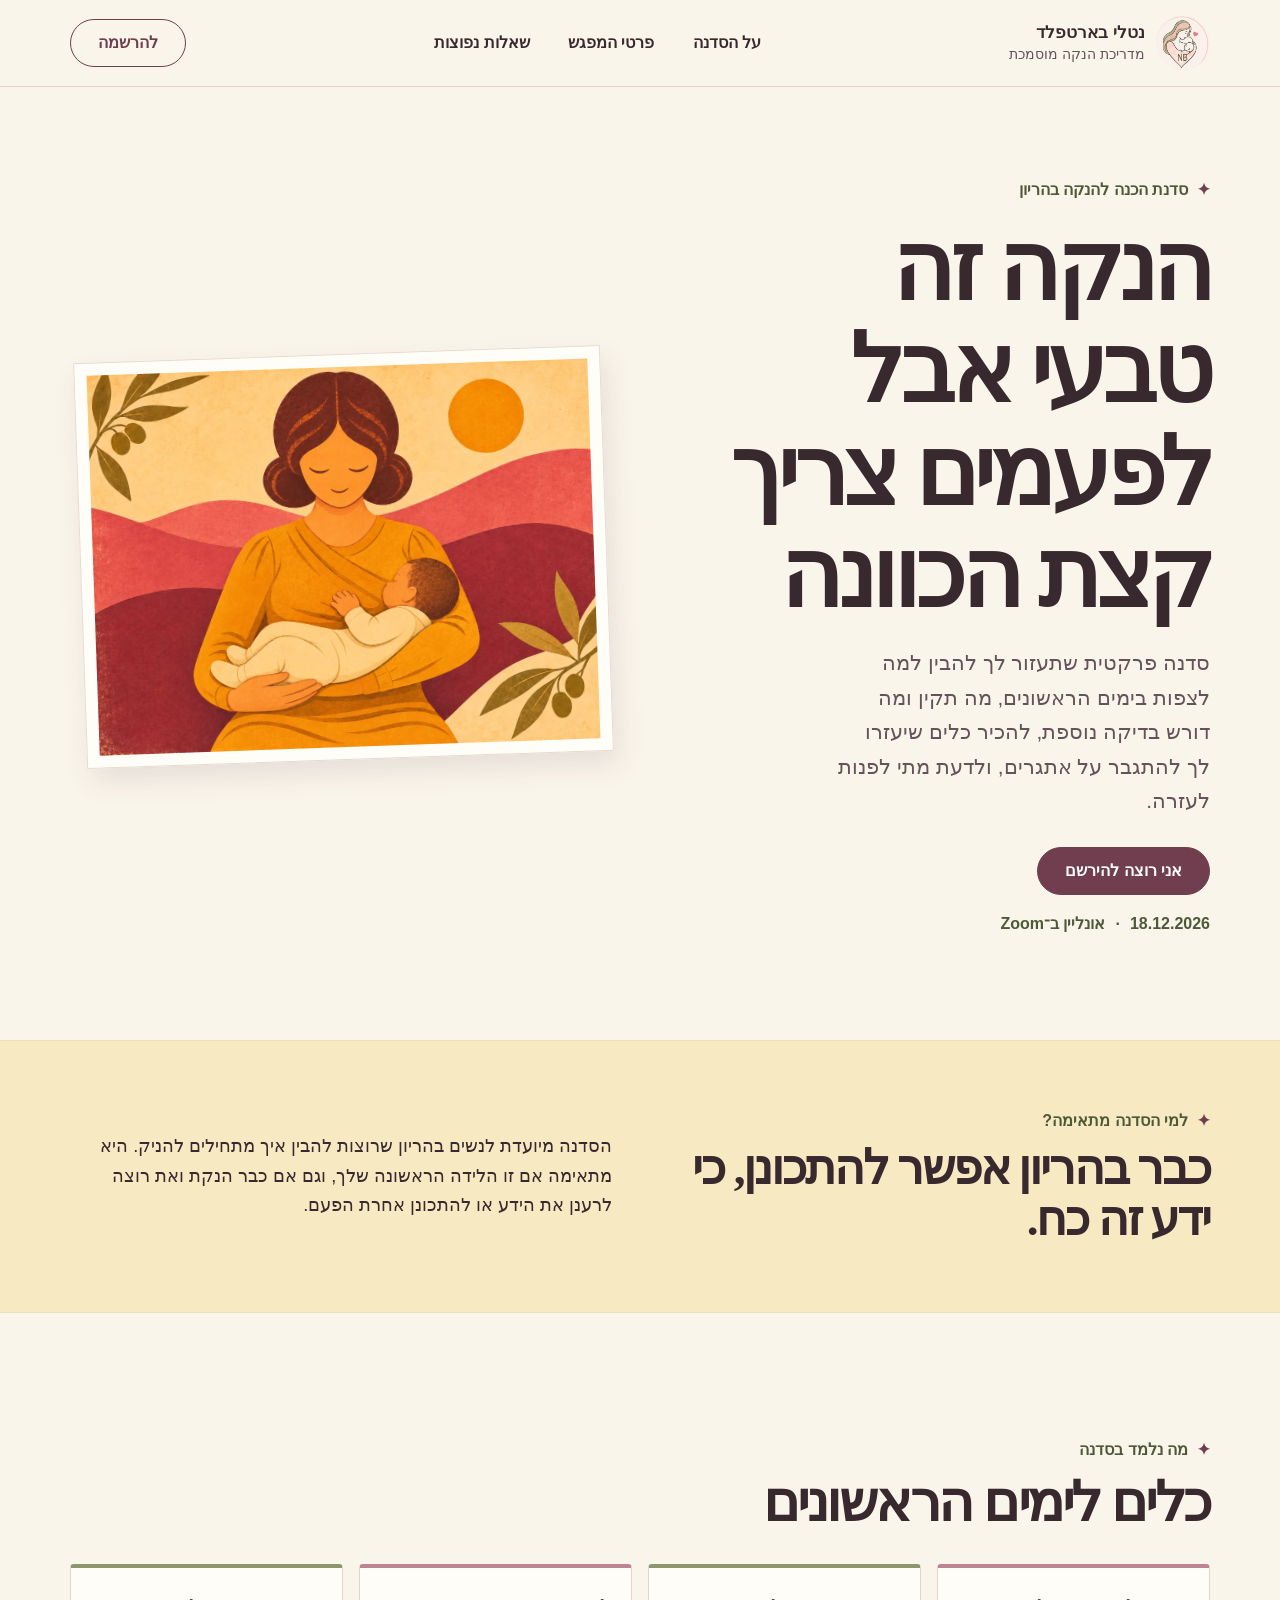
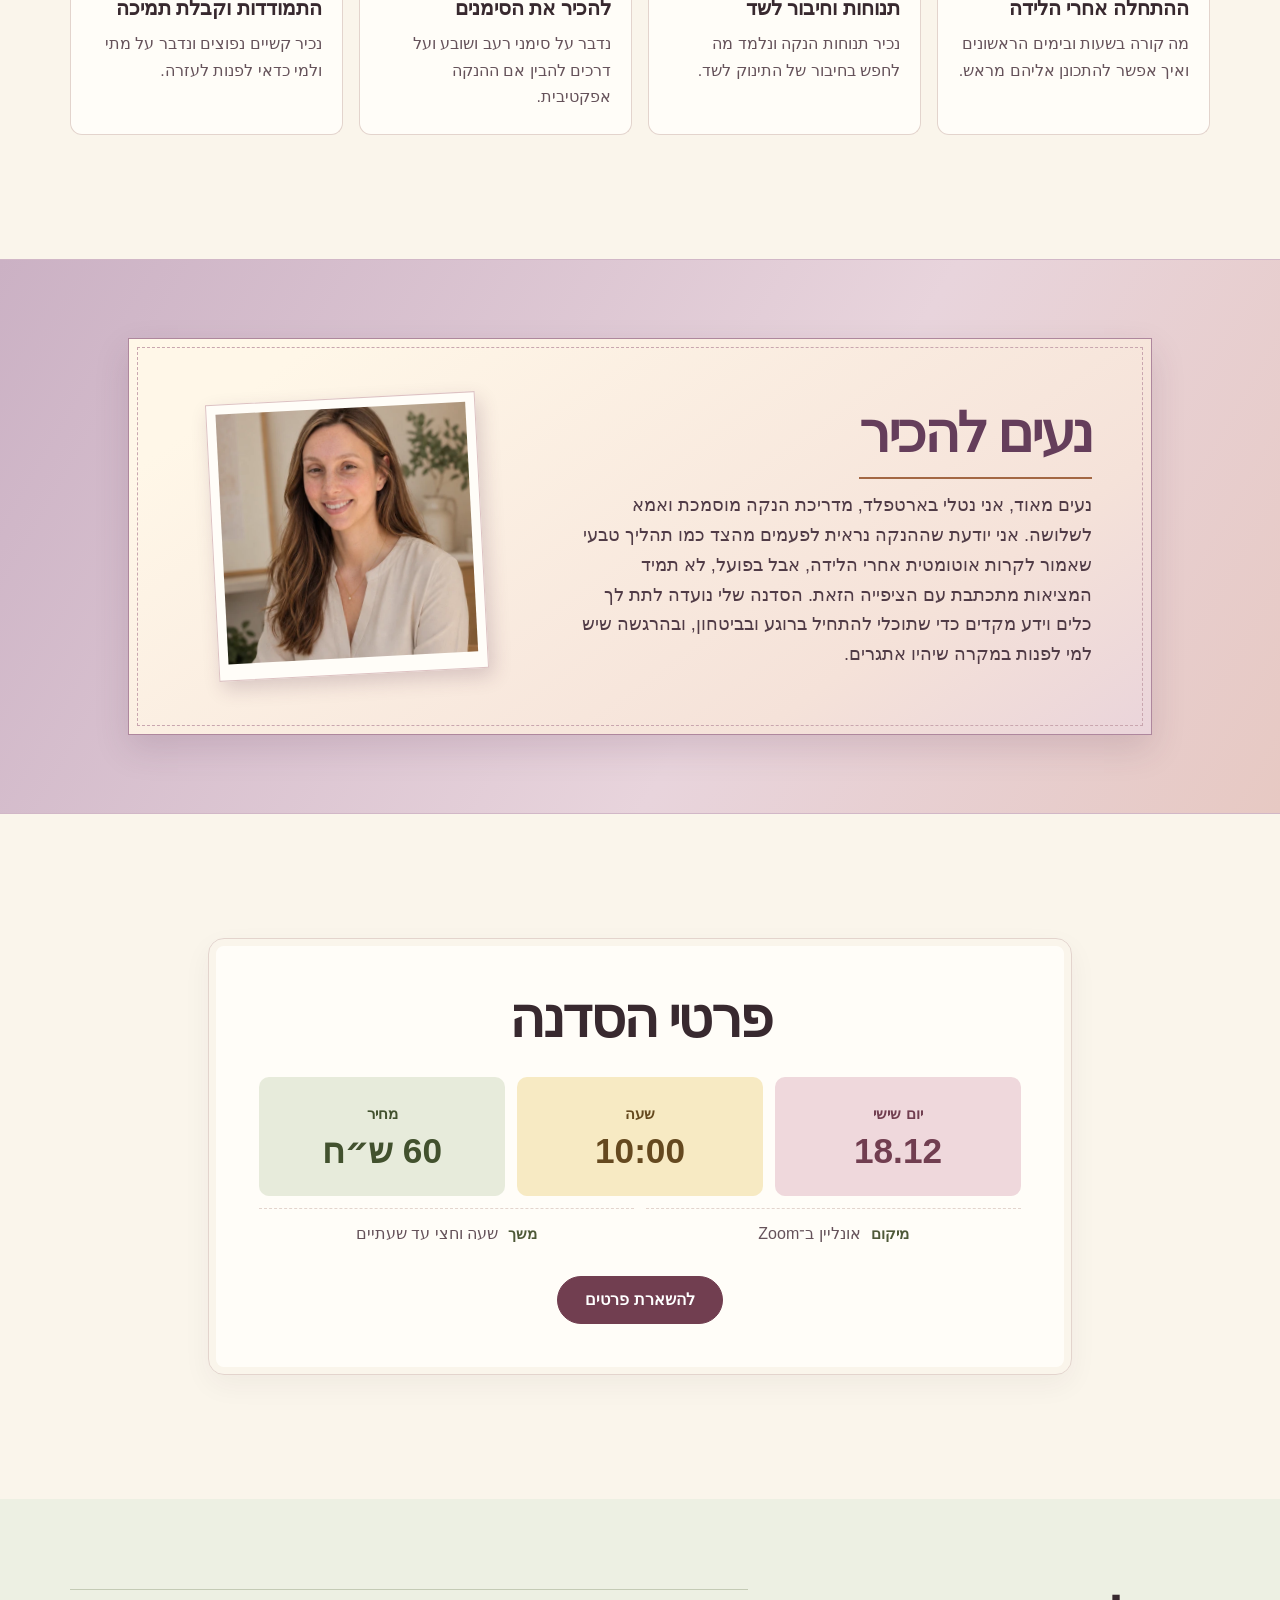
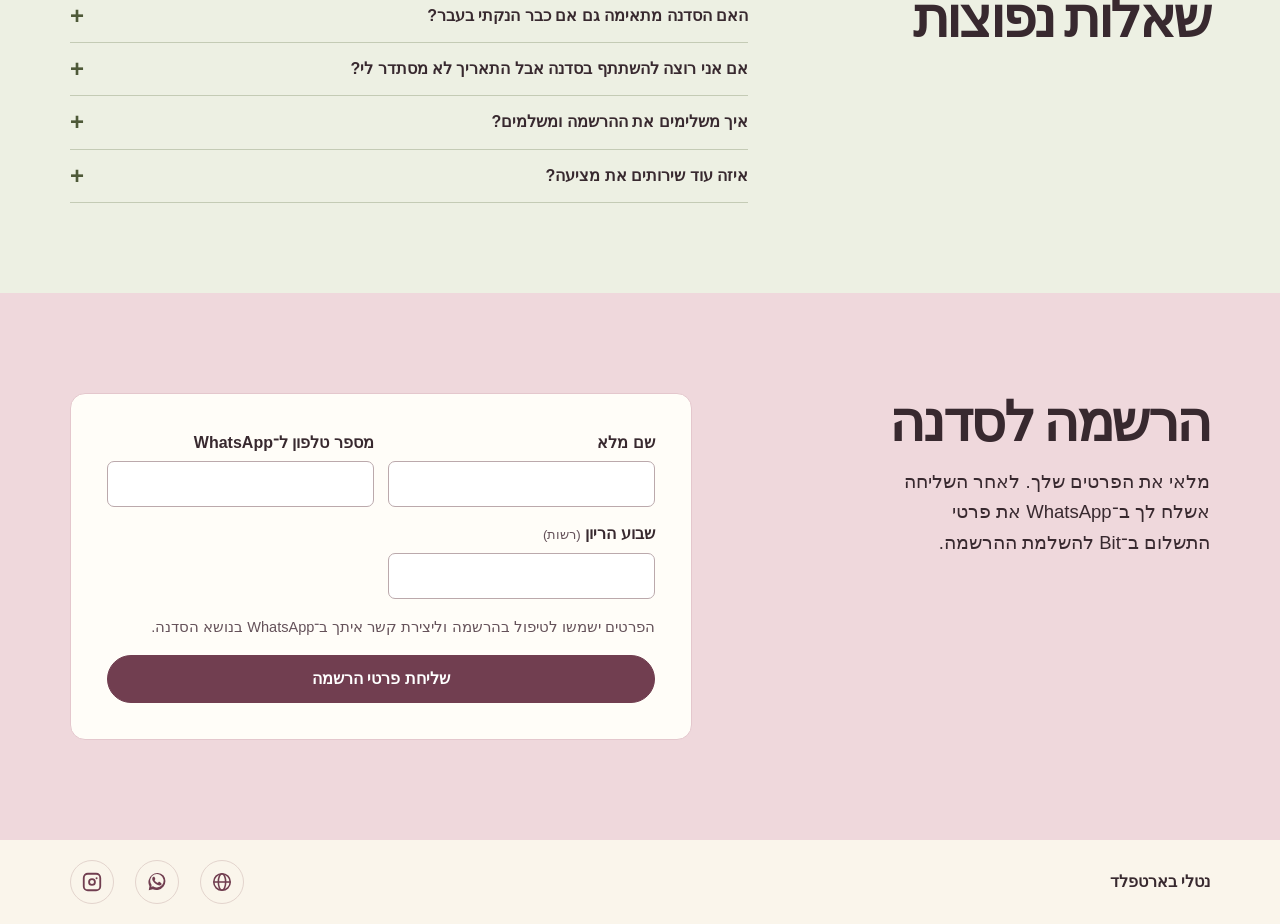
<file: workshop/index.html>
<!doctype html>
<html lang="he" dir="rtl" prefix="og: https://ogp.me/ns#">
<head>
  <meta charset="utf-8">
  <meta name="viewport" content="width=device-width, initial-scale=1">
  <meta name="description" content="סדנת הכנה להנקה בהריון עם נטלי בארטפלד, מדריכת הנקה מוסמכת. מפגש מעשי ונעים ב-Zoom.">
  <meta name="theme-color" content="#f8f2e8">
  <title>סדנת הכנה להנקה | נטלי בארטפלד</title>
  <link rel="canonical" href="https://nataliebartfeld.co.il/workshop/">
  <meta property="og:type" content="website">
  <meta property="og:locale" content="he_IL">
  <meta property="og:url" content="https://nataliebartfeld.co.il/workshop/">
  <meta property="og:title" content="סדנת הכנה להנקה | נטלי בארטפלד">
  <meta property="og:description" content="מפגש מעשי לנשים בהריון ב־Zoom. פרטי הסדנה והרשמה באתר.">
  <meta property="og:image" content="https://nataliebartfeld.co.il/workshop/assets/link-preview.jpg?v=2">
  <meta property="og:image:type" content="image/jpeg">
  <meta property="og:image:width" content="1200">
  <meta property="og:image:height" content="630">
  <meta property="og:image:alt" content="גלויה עם איור של אמא ותינוק ולוגו NB לצד הכיתוב סדנת הכנה להנקה עם נטלי בארטפלד.">
  <link rel="icon" type="image/webp" href="assets/nb-logo.webp">
  <link rel="stylesheet" href="assets/style.css?v=6">
  <script src="workshop.js?v=5" defer></script>
  <script src="assets/site.js?v=4" defer></script>
</head>
<body>
  <a class="skip" href="#main">דילוג לתוכן</a>
  <header class="header">
    <div class="wrap header-inner">
      <a class="brand" href="#main">
        <img class="brand-mark" src="assets/nb-logo.webp" alt="" width="54" height="54">
        <span><strong data-copy="name">נטלי בארטפלד</strong><small data-copy="credential">מדריכת הנקה מוסמכת</small></span>
      </a>
      <nav class="nav" aria-label="ניווט ראשי">
        <a href="#about">על הסדנה</a>
        <a href="#details">פרטי המפגש</a>
        <a href="#faq">שאלות נפוצות</a>
      </nav>
      <a class="button outline" href="#register">להרשמה</a>
    </div>
  </header>
  <main id="main">
    <section class="hero wrap" aria-labelledby="hero-title">
      <div class="hero-copy">
        <p class="eyebrow"><span aria-hidden="true">✦</span> <span data-copy="eyebrow"></span></p>
        <h1 id="hero-title" data-copy="title">סדנת הכנה להנקה</h1>
        <p class="hero-intro" data-copy="intro"></p>
        <a class="button" href="#register">אני רוצה להירשם</a>
        <p class="hero-meta"><bdi data-copy="date"></bdi><span aria-hidden="true">·</span><span data-copy="location"></span></p>
      </div>
      <figure class="postcard">
        <img src="assets/postcard.webp?v=2" alt="איור וינטג׳ חזיתי של אמא מחייכת עם פנים מופשטות, המחזיקה תינוק בתנוחת ערסול" width="1100" height="825" fetchpriority="high">
      </figure>
    </section>
    <section class="audience" id="about" aria-labelledby="audience-title">
      <div class="wrap audience-inner">
        <div class="audience-heading">
          <p class="eyebrow"><span aria-hidden="true">✦</span> למי הסדנה מתאימה?</p>
          <h2 id="audience-title" data-copy="audienceTitle"></h2>
        </div>
        <p data-copy="audience"></p>
      </div>
    </section>
    <section class="wrap section learning" aria-labelledby="topics-title">
      <p class="eyebrow"><span aria-hidden="true">✦</span> מה נלמד בסדנה</p>
      <h2 id="topics-title" data-copy="topicsTitle"></h2>
      <ul class="topics" id="topics"></ul>
    </section>
    <section class="profile" aria-labelledby="profile-title">
      <div class="wrap profile-inner">
        <figure class="profile-portrait">
          <img class="profile-photo" src="assets/natalie-profile.webp" alt="נטלי בארטפלד" width="520" height="520" loading="lazy">
        </figure>
        <div class="profile-copy">
          <h2 id="profile-title" data-copy="profileTitle"></h2>
          <p data-copy="profile"></p>
        </div>
      </div>
    </section>
    <section class="wrap section details" id="details" aria-labelledby="details-title">
      <div class="details-card">
        <h2 id="details-title">פרטי הסדנה</h2>
        <dl class="facts">
          <div class="fact fact-date"><dt data-copy="dateWeekday"></dt><dd><bdi data-copy="dateShort"></bdi></dd></div>
          <div class="fact fact-time"><dt>שעה</dt><dd><bdi data-copy="time"></bdi></dd></div>
          <div class="fact fact-price"><dt>מחיר</dt><dd data-copy="price"></dd></div>
          <div class="fact-meta"><dt>מיקום</dt><dd data-copy="location"></dd></div>
          <div class="fact-meta"><dt>משך</dt><dd data-copy="duration"></dd></div>
        </dl>
        <a class="button" href="#register">להשארת פרטים</a>
      </div>
    </section>
    <section class="faq" id="faq" aria-labelledby="faq-title">
      <div class="wrap faq-inner">
        <h2 id="faq-title">שאלות נפוצות</h2>
        <div id="faq-items"></div>
      </div>
    </section>
    <section class="register" id="register" aria-labelledby="register-title">
      <div class="wrap register-inner">
        <div>
          <h2 id="register-title">הרשמה לסדנה</h2>
          <p id="registration-intro" data-copy="registrationIntro" hidden></p>
        </div>
        <div class="form-card">
          <p id="registration-unavailable">כדי למלא את טופס ההרשמה, יש להפעיל JavaScript ולרענן את הדף.</p>
          <form id="registration-form" method="post" aria-labelledby="register-title" aria-describedby="registration-privacy" hidden>
            <input name="submission_id" type="hidden">
            <div hidden><label>השאירי שדה זה ריק <input name="website" autocomplete="off" tabindex="-1"></label></div>
            <div class="registration-fields">
              <label>שם מלא <input name="full_name" autocomplete="name" maxlength="120" required></label>
              <label>מספר טלפון ל־WhatsApp <input name="phone" type="tel" autocomplete="tel" dir="ltr" maxlength="30" required></label>
              <label>שבוע הריון <small>(רשות)</small><input name="pregnancy_week" type="number" inputmode="numeric" min="1" max="45" step="1"></label>
            </div>
            <p class="form-privacy" id="registration-privacy">הפרטים ישמשו לטיפול בהרשמה וליצירת קשר איתך ב־WhatsApp בנושא הסדנה.</p>
            <button class="button registration-submit" type="submit">שליחת פרטי הרשמה</button>
          </form>
        </div>
      </div>
    </section>
  </main>
  <footer class="footer">
    <div class="wrap footer-inner">
      <span data-copy="name"></span>
      <div>
        <a class="social-link" data-contact="website" href="https://nataliebartfeld.co.il" aria-label="לאתר של נטלי בארטפלד">
          <svg viewBox="0 0 24 24" fill="none" stroke="currentColor" stroke-width="1.7" aria-hidden="true" focusable="false">
            <circle cx="12" cy="12" r="9" fill="none"/>
            <ellipse cx="12" cy="12" rx="4" ry="9" fill="none"/>
            <path d="M3 12h18" fill="none"/>
          </svg>
        </a>
        <a class="social-link" data-contact="whatsapp" href="https://wa.me/972545547257" aria-label="שלחי לנטלי הודעה בוואטסאפ">
          <svg viewBox="0 0 24 24" aria-hidden="true" focusable="false"><path d="M19.1 4.9A9.8 9.8 0 0 0 3.8 16.7L3 21l4.4-1.1A9.8 9.8 0 0 0 19.1 4.9Zm-7.3 13a7.3 7.3 0 0 1-3.7-1l-.3-.2-2.2.6.6-2.1-.2-.3a7.3 7.3 0 1 1 5.8 3Zm4-5.4c-.2-.1-1.3-.7-1.5-.7s-.3-.1-.5.1-.6.7-.9.9-.3.2-.5.1a6 6 0 0 1-1.8-1.1 6.7 6.7 0 0 1-1.2-1.6c-.1-.2 0-.4.1-.5l.4-.5c.1-.2.2-.3.2-.5s0-.3-.1-.5l-.7-1.6c-.2-.4-.3-.4-.5-.4h-.4c-.2 0-.5.1-.7.3-.2.2-.9.9-.9 2.1s.9 2.4 1 2.6c.1.2 1.8 2.8 4.4 3.9.6.3 1.1.4 1.5.5.6.2 1.2.2 1.7.1.5-.1 1.3-.5 1.5-1 .2-.5.2-1 .1-1.1-.1-.1-.2-.2-.5-.3Z"/></svg>
        </a>
        <a class="social-link" data-contact="instagram" href="https://www.instagram.com/natalie.bartfeld_breastfeeding/" aria-label="נטלי בארטפלד באינסטגרם">
          <svg viewBox="0 0 24 24" aria-hidden="true" focusable="false"><path d="M7.5 2h9A5.5 5.5 0 0 1 22 7.5v9a5.5 5.5 0 0 1-5.5 5.5h-9A5.5 5.5 0 0 1 2 16.5v-9A5.5 5.5 0 0 1 7.5 2Zm0 2A3.5 3.5 0 0 0 4 7.5v9A3.5 3.5 0 0 0 7.5 20h9a3.5 3.5 0 0 0 3.5-3.5v-9A3.5 3.5 0 0 0 16.5 4h-9Zm4.5 3.8A4.2 4.2 0 1 1 7.8 12 4.2 4.2 0 0 1 12 7.8Zm0 2A2.2 2.2 0 1 0 14.2 12 2.2 2.2 0 0 0 12 9.8ZM17 6.7a1.1 1.1 0 1 1-1.1 1.1A1.1 1.1 0 0 1 17 6.7Z"/></svg>
        </a>
      </div>
    </div>
  </footer>
</body>
</html>
</file>
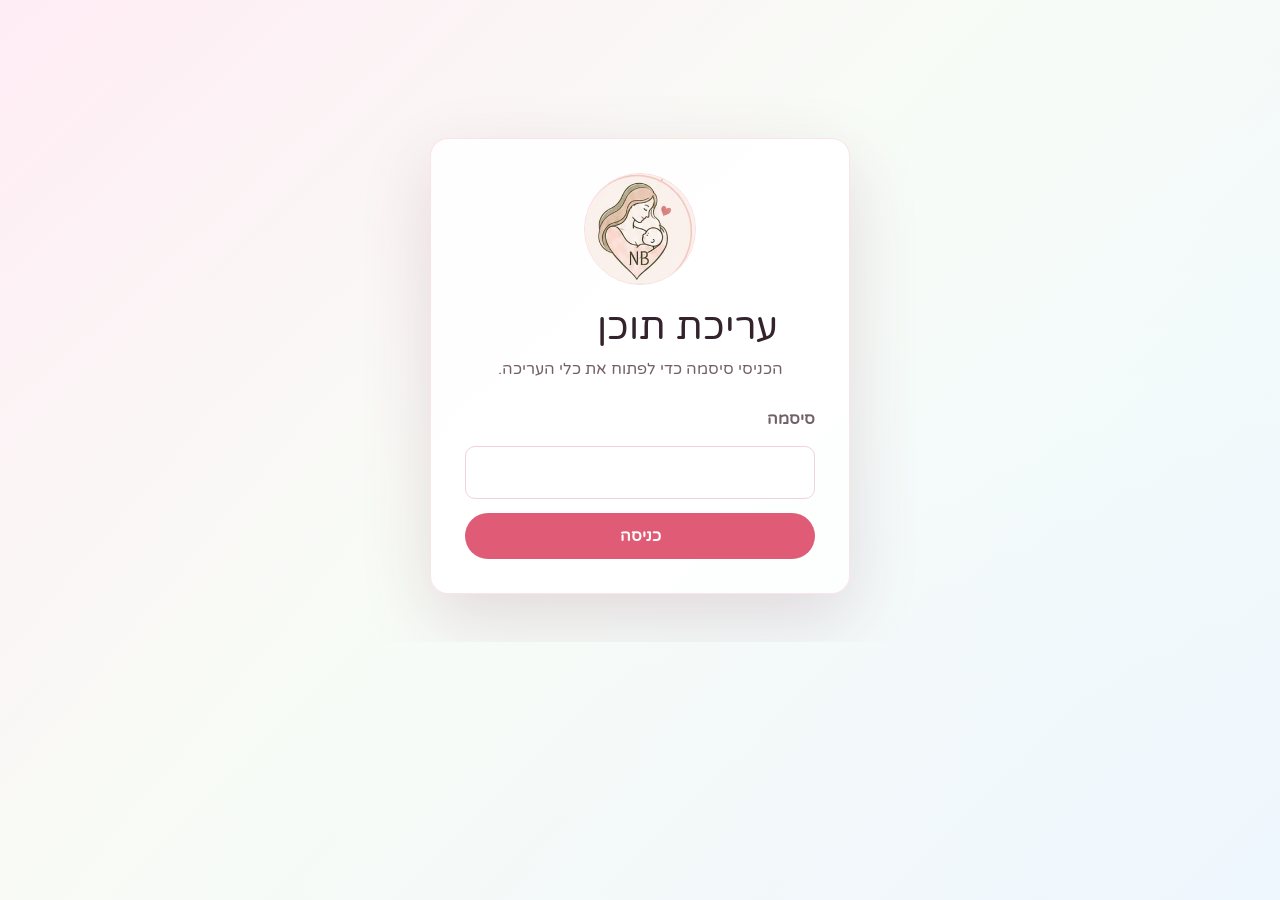
<file: admin.html>
<!doctype html>
<html lang="he" dir="rtl">
  <head>
    <meta charset="utf-8" />
    <meta name="viewport" content="width=device-width, initial-scale=1" />
    <meta name="robots" content="noindex, nofollow" />
    <title>עריכת תוכן | נטלי בארטפלד</title>
    <link rel="icon" type="image/svg+xml" href="./favicon.svg" />
    <link rel="preconnect" href="https://fonts.googleapis.com" />
    <link rel="preconnect" href="https://fonts.gstatic.com" crossorigin />
    <link
      href="https://fonts.googleapis.com/css2?family=Varela+Round&display=swap"
      rel="stylesheet"
    />
    <link rel="stylesheet" href="./styles.css" />
  </head>
  <body class="admin-page">
    <main class="admin-shell">
      <section class="admin-card admin-login" data-login>
        <img src="./nb-hero.png" alt="" />
        <h1>עריכת תוכן</h1>
        <p>הכניסי סיסמה כדי לפתוח את כלי העריכה.</p>
        <form data-login-form>
          <label for="admin-password">סיסמה</label>
          <input id="admin-password" type="password" autocomplete="current-password" />
          <button type="submit">כניסה</button>
        </form>
      </section>

      <section class="admin-card admin-editor" data-editor hidden>
        <div class="admin-editor-head">
          <div>
            <h1>עריכת טקסטים באתר</h1>
            <p>אחרי שמירה, Cloudflare יעדכן את האתר בדרך כלל תוך דקה או שתיים.</p>
          </div>
          <a href="./index.html" aria-label="חזרה לאתר">חזרה לאתר</a>
        </div>

        <div class="admin-token">
          <label for="github-token">GitHub token</label>
          <input id="github-token" type="password" autocomplete="off" placeholder="Token עם הרשאת Contents: Read and write" />
        </div>

        <form class="admin-form" data-content-form>
          <fieldset>
            <legend>פתיח ראשי</legend>
            <label>
              שורת כותרת 1
              <input name="hero.title.0" />
            </label>
            <label>
              שורת כותרת 2
              <input name="hero.title.1" />
            </label>
            <label>
              שורת כותרת 3
              <input name="hero.title.2" />
            </label>
            <label>
              טקסט פתיחה
              <textarea name="hero.intro" rows="7"></textarea>
            </label>
          </fieldset>

          <fieldset>
            <legend>מקטע היכרות</legend>
            <label>
              כותרת
              <input name="intro.title" />
            </label>
            <label>
              טקסט
              <textarea name="intro.body" rows="4"></textarea>
            </label>
          </fieldset>

          <fieldset>
            <legend>איך אפשר לעזור</legend>
            <label>
              כותרת
              <input name="support.title" />
            </label>
            <label>
              שורת הסבר
              <input name="support.subtitle" />
            </label>
            <div class="admin-grid" data-support-cards></div>
          </fieldset>

          <fieldset>
            <legend>עובדות מתחלפות</legend>
            <label>
              כל שורה היא עובדה אחת
              <textarea name="facts" rows="12"></textarea>
            </label>
          </fieldset>

          <div class="admin-actions">
            <button type="button" data-refresh>טען מחדש</button>
            <button type="submit">שמור ופרסם</button>
          </div>
          <p class="admin-status" data-status role="status"></p>
        </form>
      </section>
    </main>

    <script>
      const PASSWORD = "18110509";
      const REPO_OWNER = "rubinshteindan-cloud";
      const REPO_NAME = "natalie-lactation";
      const BRANCH = "main";
      const CONTENT_PATH = "content.json";

      const loginPanel = document.querySelector("[data-login]");
      const editorPanel = document.querySelector("[data-editor]");
      const loginForm = document.querySelector("[data-login-form]");
      const contentForm = document.querySelector("[data-content-form]");
      const statusLine = document.querySelector("[data-status]");
      const tokenInput = document.getElementById("github-token");
      const supportCards = document.querySelector("[data-support-cards]");
      const refreshButton = document.querySelector("[data-refresh]");

      let currentContent = null;

      const setStatus = (message, type = "") => {
        statusLine.textContent = message;
        statusLine.dataset.type = type;
      };

      const getPath = (source, path) => {
        return path.split(".").reduce((value, key) => value?.[key], source);
      };

      const setPath = (target, path, value) => {
        const parts = path.split(".");
        const last = parts.pop();
        let cursor = target;
        parts.forEach((part, index) => {
          const nextPart = parts[index + 1] ?? last;
          if (cursor[part] === undefined) {
            cursor[part] = Number.isInteger(Number(nextPart)) ? [] : {};
          }
          cursor = cursor[part];
        });
        cursor[last] = value;
      };

      const toBase64 = (value) => {
        const bytes = new TextEncoder().encode(value);
        let binary = "";
        bytes.forEach((byte) => {
          binary += String.fromCharCode(byte);
        });
        return btoa(binary);
      };

      const apiHeaders = () => {
        const token = tokenInput.value.trim();
        if (!token) {
          throw new Error("צריך להכניס GitHub token לפני שמירה.");
        }
        return {
          "Accept": "application/vnd.github+json",
          "Authorization": `Bearer ${token}`,
          "X-GitHub-Api-Version": "2022-11-28"
        };
      };

      const createSupportCardFields = (cards) => {
        supportCards.innerHTML = "";
        cards.forEach((card, index) => {
          const group = document.createElement("div");
          group.className = "admin-card-fields";
          group.innerHTML = `
            <strong>כרטיס ${index + 1}</strong>
            <label>
              כותרת
              <input name="support.cards.${index}.title" />
            </label>
            <label>
              טקסט
              <textarea name="support.cards.${index}.body" rows="3"></textarea>
            </label>
          `;
          supportCards.append(group);
        });
      };

      const fillForm = (content) => {
        currentContent = content;
        createSupportCardFields(content.support.cards);
        contentForm.querySelectorAll("[name]").forEach((field) => {
          if (field.name === "facts") {
            field.value = content.facts.join("\n");
            return;
          }
          const value = getPath(content, field.name);
          field.value = typeof value === "string" ? value : "";
        });
      };

      const readForm = () => {
        const nextContent = JSON.parse(JSON.stringify(currentContent));
        contentForm.querySelectorAll("[name]").forEach((field) => {
          if (field.name === "facts") {
            nextContent.facts = field.value
              .split("\n")
              .map((line) => line.trim())
              .filter(Boolean);
            return;
          }
          setPath(nextContent, field.name, field.value.trim());
        });
        return nextContent;
      };

      const loadContent = async () => {
        setStatus("טוען תוכן...");
        const response = await fetch(`./${CONTENT_PATH}?v=${Date.now()}`, { cache: "no-store" });
        if (!response.ok) {
          throw new Error("לא הצלחתי לטעון את קובץ התוכן.");
        }
        const content = await response.json();
        fillForm(content);
        setStatus("התוכן נטען. אפשר לערוך.");
      };

      const publishContent = async (content) => {
        setStatus("שומר ל-GitHub...");
        const fileUrl = `https://api.github.com/repos/${REPO_OWNER}/${REPO_NAME}/contents/${CONTENT_PATH}?ref=${BRANCH}`;
        const fileResponse = await fetch(fileUrl, { headers: apiHeaders() });
        if (!fileResponse.ok) {
          throw new Error("לא הצלחתי לקרוא את הקובץ מ-GitHub. בדוק שה-token נכון.");
        }
        const file = await fileResponse.json();
        const nextJson = `${JSON.stringify(content, null, 2)}\n`;
        const saveResponse = await fetch(`https://api.github.com/repos/${REPO_OWNER}/${REPO_NAME}/contents/${CONTENT_PATH}`, {
          method: "PUT",
          headers: {
            ...apiHeaders(),
            "Content-Type": "application/json"
          },
          body: JSON.stringify({
            message: "Update editable site content",
            content: toBase64(nextJson),
            sha: file.sha,
            branch: BRANCH
          })
        });
        if (!saveResponse.ok) {
          throw new Error("השמירה נכשלה. בדוק הרשאות token או נסה שוב.");
        }
        currentContent = content;
        setStatus("נשמר ופורסם. האתר יתעדכן בעוד דקה או שתיים.", "success");
      };

      const unlock = async () => {
        loginPanel.hidden = true;
        editorPanel.hidden = false;
        await loadContent();
      };

      loginForm.addEventListener("submit", async (event) => {
        event.preventDefault();
        const password = document.getElementById("admin-password").value;
        if (password !== PASSWORD) return;
        window.sessionStorage.setItem("adminAccess", "1");
        try {
          await unlock();
        } catch (error) {
          setStatus(error.message, "error");
        }
      });

      contentForm.addEventListener("submit", async (event) => {
        event.preventDefault();
        try {
          await publishContent(readForm());
        } catch (error) {
          setStatus(error.message, "error");
        }
      });

      refreshButton.addEventListener("click", async () => {
        try {
          await loadContent();
        } catch (error) {
          setStatus(error.message, "error");
        }
      });

      if (window.sessionStorage.getItem("adminAccess") === "1") {
        unlock().catch((error) => setStatus(error.message, "error"));
      }
    </script>
  </body>
</html>
</file>
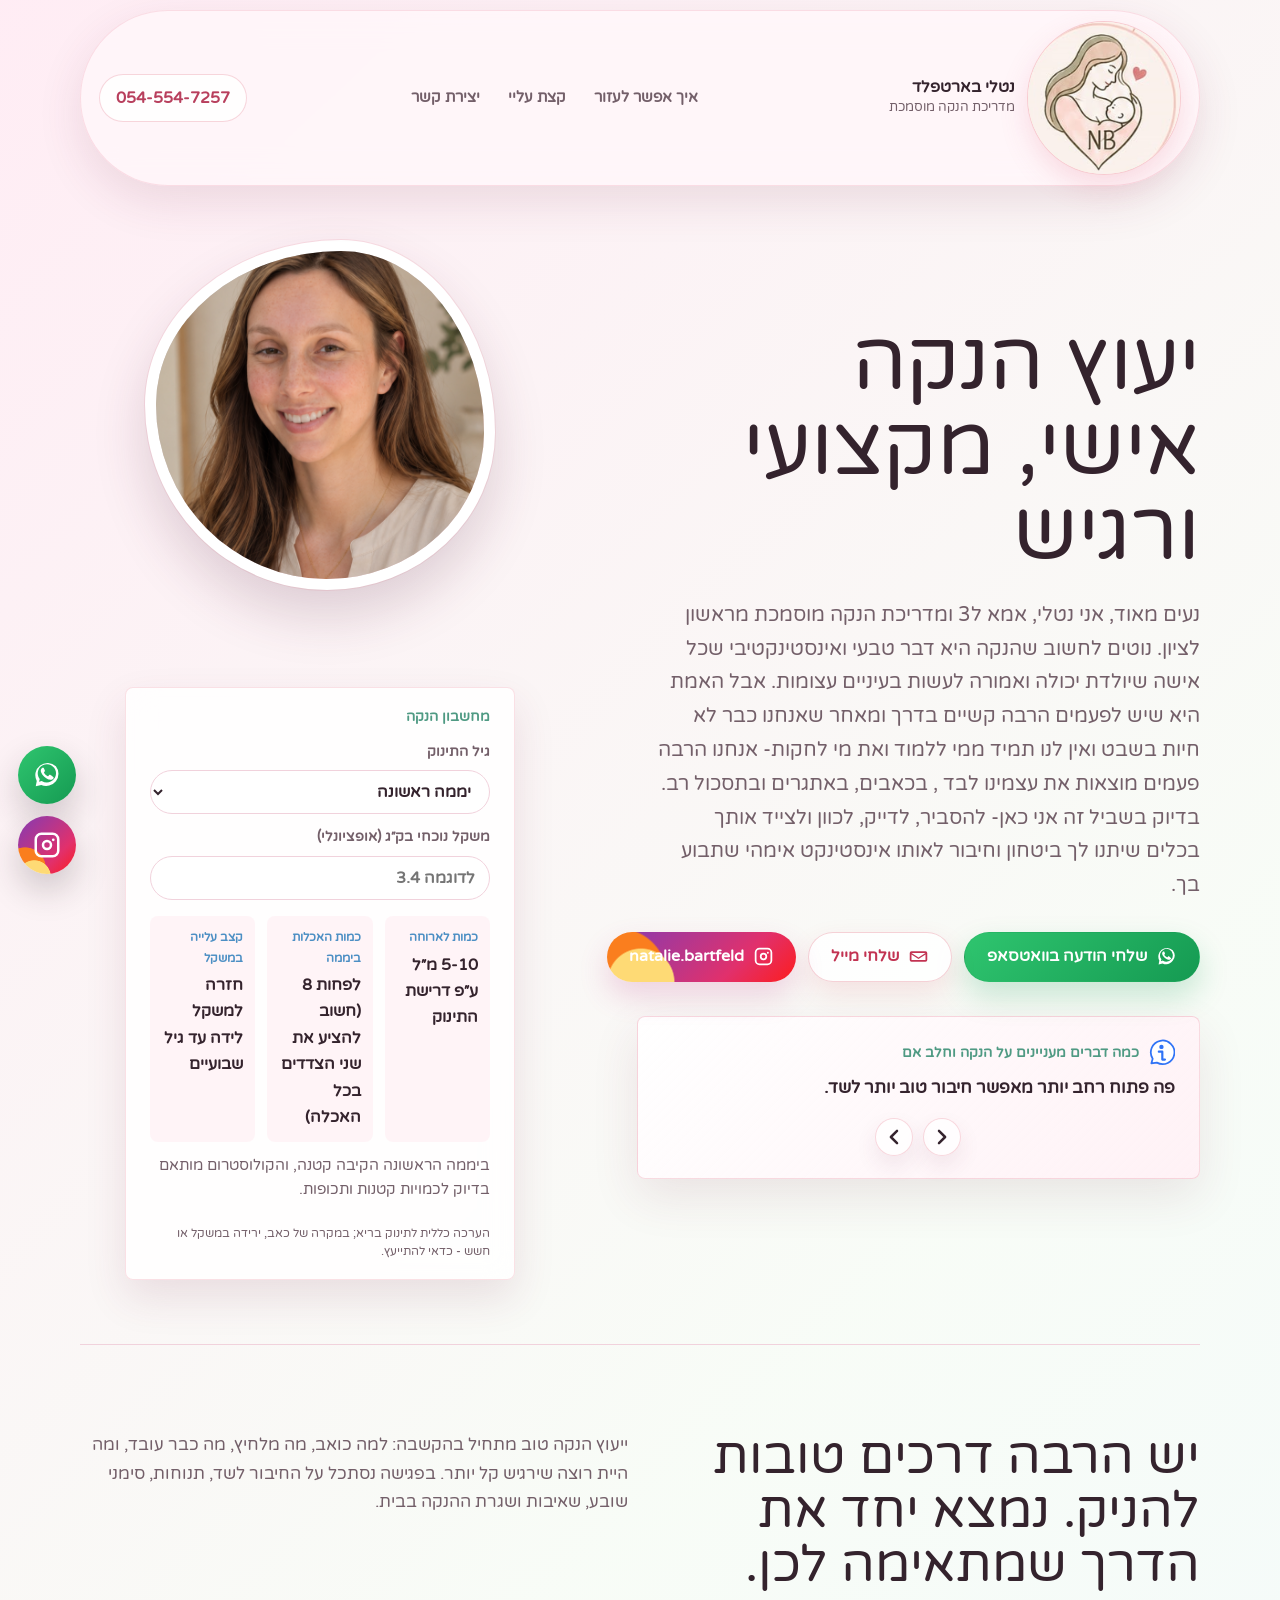
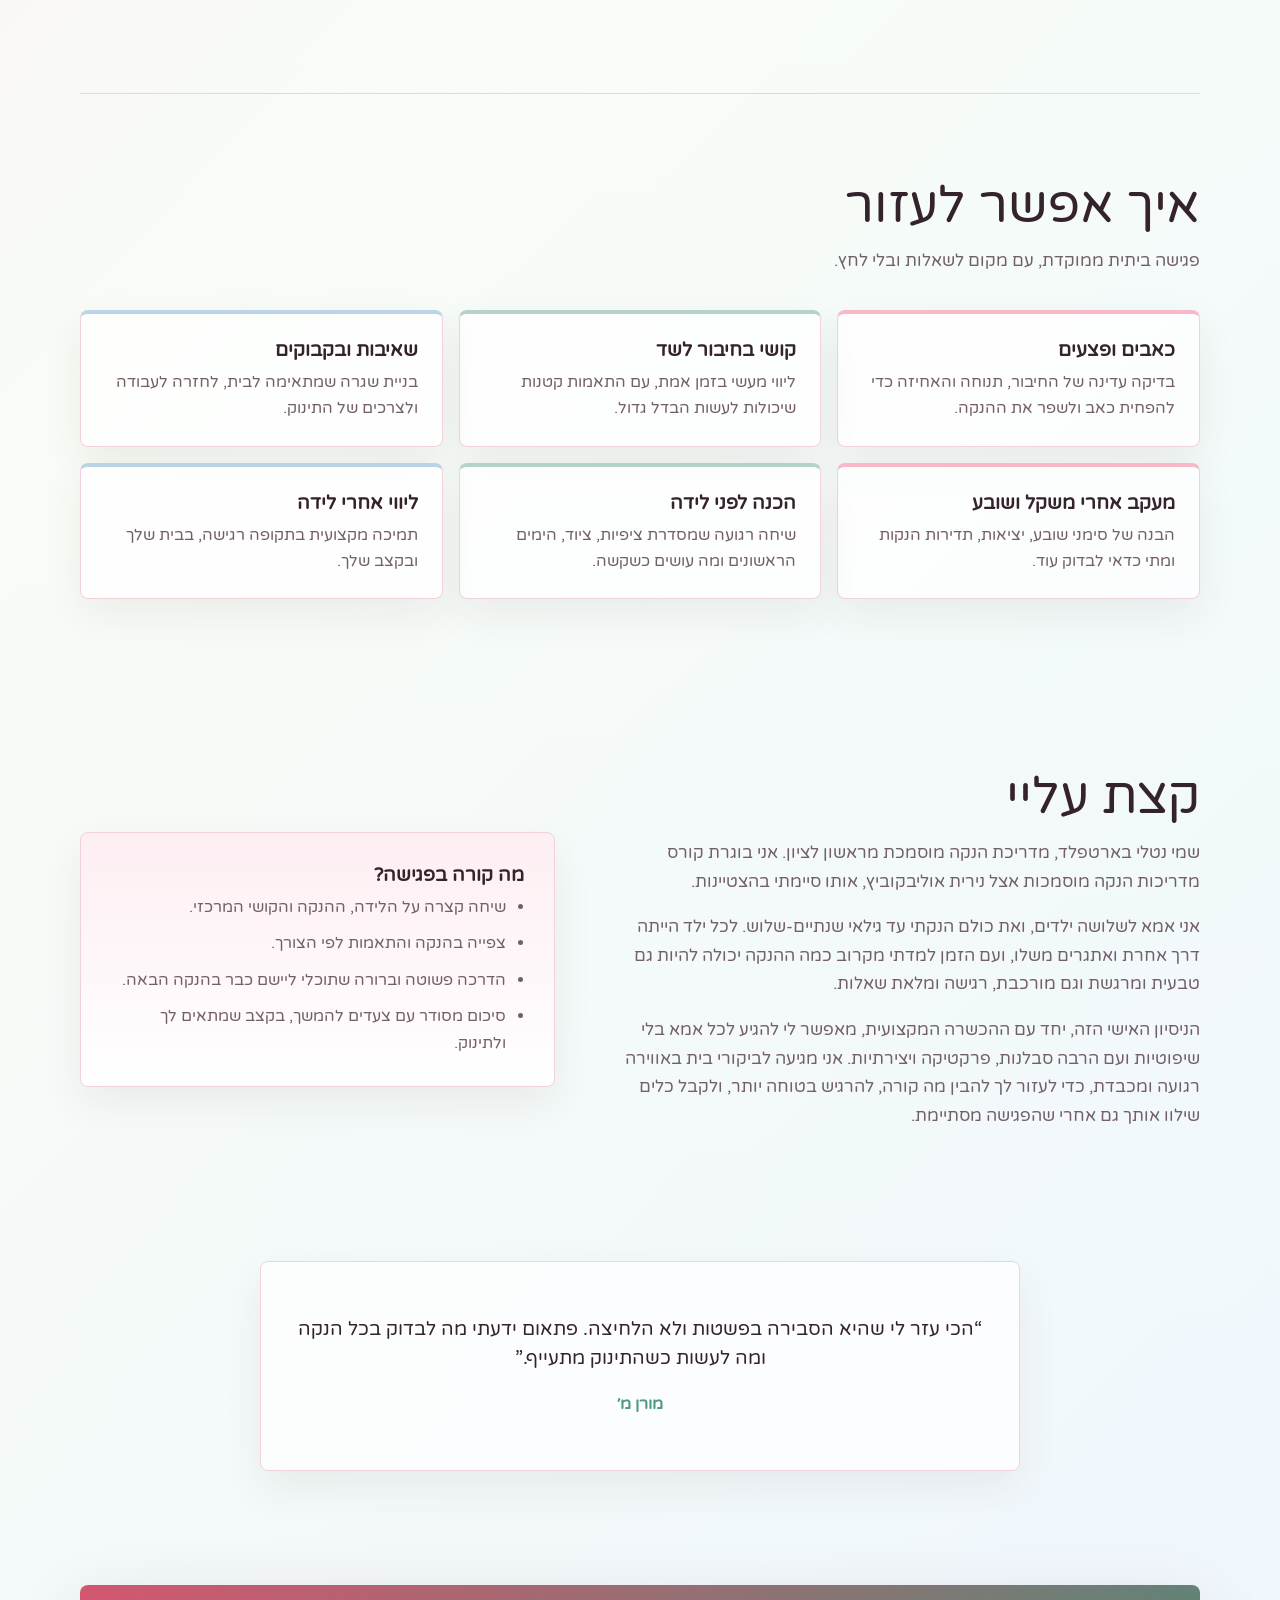
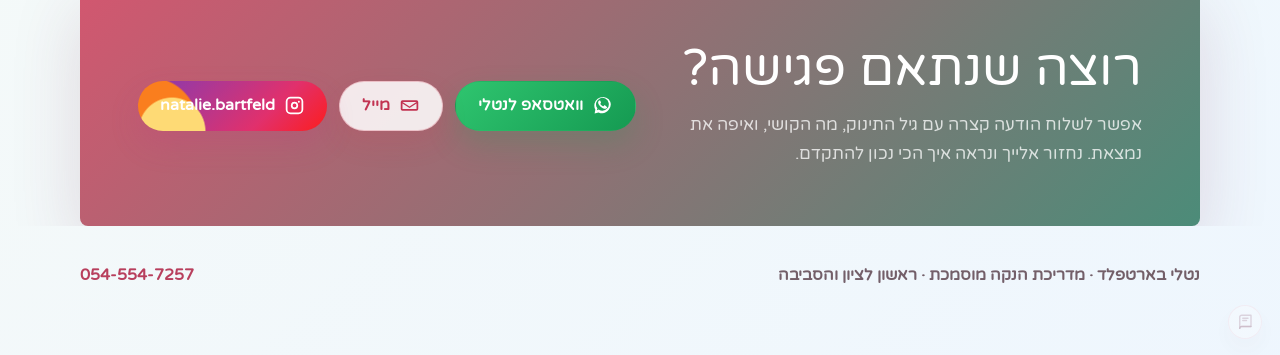
<file: knowledge.html>
<!doctype html>
<html lang="he" dir="rtl">
  <head>
    <meta charset="utf-8" />
    <meta name="viewport" content="width=device-width, initial-scale=1" />
    <meta name="robots" content="noindex, nofollow" />
    <title>חיפוש ידע מקצועי | נטלי בארטפלד</title>
    <link rel="icon" type="image/svg+xml" href="./favicon.svg" />
    <link rel="preconnect" href="https://fonts.googleapis.com" />
    <link rel="preconnect" href="https://fonts.gstatic.com" crossorigin />
    <link
      href="https://fonts.googleapis.com/css2?family=Varela+Round&display=swap"
      rel="stylesheet"
    />
    <link rel="stylesheet" href="./styles.css" />
  </head>
  <body class="knowledge-page">
    <script>
      const knowledgeNavigation = performance.getEntriesByType("navigation")[0];
      const isKnowledgeReload = knowledgeNavigation?.type === "reload";
      if (isKnowledgeReload) {
        window.location.replace("./index.html");
      } else if (window.sessionStorage.getItem("knowledgeAccess") !== "1") {
        const password = window.prompt("Password");
        if (password === "18110509") {
          window.sessionStorage.setItem("knowledgeAccess", "1");
        } else {
          window.location.replace("./index.html");
        }
      }
    </script>
    <main class="knowledge-shell">
      <a class="knowledge-home" href="./index.html" aria-label="חזרה לעמוד הבית">
        <svg viewBox="0 0 24 24" aria-hidden="true">
          <path d="M3 11.5 12 4l9 7.5" />
          <path d="M5.5 10.5V20h13v-9.5" />
          <path d="M9.5 20v-5h5v5" />
        </svg>
      </a>

      <section class="knowledge-card compact" aria-label="חיפוש ידע מקצועי">
        <div class="knowledge-search-box">
          <input
            id="knowledge-search"
            type="search"
            autocomplete="off"
            placeholder="חיפוש..."
          />
          <button id="knowledge-search-button" type="button" aria-label="חיפוש">
            <svg viewBox="0 0 24 24" aria-hidden="true">
              <path d="m21 21-4.3-4.3" />
              <circle cx="11" cy="11" r="7" />
            </svg>
          </button>
        </div>

        <p class="knowledge-status" id="knowledge-status"></p>
        <div class="knowledge-results" id="knowledge-results" aria-live="polite"></div>
      </section>
    </main>

    <script>
      const searchInput = document.getElementById("knowledge-search");
      const searchButton = document.getElementById("knowledge-search-button");
      const statusElement = document.getElementById("knowledge-status");
      const resultsElement = document.getElementById("knowledge-results");
      let knowledgeEntries = [];

      const normalize = (value) =>
        value
          .toLowerCase()
          .replace(/[״׳"']/g, "")
          .replace(/[^\p{L}\p{N}\s-]/gu, " ")
          .replace(/\s+/g, " ")
          .trim();

      const escapeHtml = (value) =>
        value.replace(/[&<>"']/g, (character) => {
          const map = { "&": "&amp;", "<": "&lt;", ">": "&gt;", '"': "&quot;", "'": "&#039;" };
          return map[character];
        });

      const escapeRegExp = (value) => value.replace(/[.*+?^${}()|[\]\\]/g, "\\$&");

      const highlightTerms = (value, terms) => {
        let highlighted = escapeHtml(value);
        terms
          .filter((term) => term.length > 1)
          .sort((a, b) => b.length - a.length)
          .forEach((term) => {
            const pattern = new RegExp(`(${escapeRegExp(escapeHtml(term))})`, "gi");
            highlighted = highlighted.replace(pattern, "<mark>$1</mark>");
          });
        return highlighted;
      };

      const getSnippet = (text, terms) => {
        const normalizedText = normalize(text);
        let index = -1;
        for (const term of terms) {
          index = normalizedText.indexOf(term);
          if (index >= 0) break;
        }

        const start = index >= 0 ? Math.max(0, index - 90) : 0;
        const end = Math.min(text.length, start + 310);
        const prefix = start > 0 ? "..." : "";
        const suffix = end < text.length ? "..." : "";
        return `${prefix}${text.slice(start, end)}${suffix}`;
      };

      const runSearch = () => {
        const query = normalize(searchInput.value);
        resultsElement.innerHTML = "";

        if (query.length < 2) {
          statusElement.textContent = "כתבי לפחות שתי אותיות כדי לחפש.";
          return;
        }

        const terms = query.split(" ").filter(Boolean);
        const matches = knowledgeEntries
          .map((entry) => {
            const haystack = entry.normalized;
            const score = terms.reduce((total, term) => {
              if (!haystack.includes(term)) return total;
              return total + (haystack.includes(` ${term} `) ? 4 : 2);
            }, 0);
            return { entry, score };
          })
          .filter((match) => match.score > 0)
          .sort((a, b) => b.score - a.score)
          .slice(0, 12);

        if (!matches.length) {
          statusElement.textContent = "לא נמצאו תוצאות מתאימות. נסי ניסוח אחר או מילה קצרה יותר.";
          return;
        }

        statusElement.textContent = `נמצאו ${matches.length} תוצאות מובילות`;
        resultsElement.innerHTML = matches
          .map(({ entry }) => {
            const snippet = highlightTerms(getSnippet(entry.text, terms), terms);
            const pdfUrl = `${encodeURI(entry.file)}#page=${entry.page}`;
            return `
              <a class="knowledge-result" href="${pdfUrl}" target="_blank" rel="noreferrer">
                <strong>${escapeHtml(entry.source)}</strong>
                <span>עמוד ${entry.page} מתוך ${entry.pages}</span>
                <p>${snippet}</p>
              </a>
            `;
          })
          .join("");
      };

      fetch("./search-index.json", { cache: "no-store" })
        .then((response) => response.json())
        .then((index) => {
          knowledgeEntries = index.entries.map((entry) => ({
            ...entry,
            normalized: normalize(`${entry.source} ${entry.text}`),
          }));
          searchInput.focus();
        })
        .catch(() => {
          statusElement.textContent = "לא הצלחתי לטעון את המאגר. כדאי לרענן את העמוד.";
        });

      searchButton.addEventListener("click", runSearch);
      searchInput.addEventListener("input", () => {
        window.clearTimeout(searchInput.searchTimer);
        searchInput.searchTimer = window.setTimeout(runSearch, 180);
      });
      searchInput.addEventListener("keydown", (event) => {
        if (event.key === "Enter") runSearch();
      });
    </script>
  </body>
</html>
</file>
<file: styles.css>
:root {
  --bg: #fff7fb;
  --surface: #ffffff;
  --surface-soft: #ffe8ef;
  --text: #34232d;
  --muted: #735f69;
  --accent: #e05b75;
  --accent-dark: #b83f5d;
  --sage: #4f9a83;
  --blue: #4c8fc4;
  --petal: #f7b8c8;
  --border: #f1d2dc;
  --shadow: 0 24px 70px rgba(116, 45, 74, 0.16);
  --radius: 8px;
  --container: min(1120px, calc(100% - 40px));
  font-family:
    "Varela Round",
    "Segoe UI",
    Arial,
    sans-serif;
}

* {
  box-sizing: border-box;
}

html {
  scroll-behavior: smooth;
  overflow-x: hidden;
}

body {
  margin: 0;
  background:
    linear-gradient(135deg, rgba(255, 236, 244, 0.95), rgba(247, 252, 246, 0.9) 45%, rgba(236, 247, 255, 0.88)),
    linear-gradient(180deg, #fff7fb 0%, #ffffff 46%, #fff0f5 100%);
  color: var(--text);
  line-height: 1.65;
  max-width: 100%;
  overflow-x: hidden;
}

main {
  overflow-x: hidden;
}

a {
  color: inherit;
  text-decoration: none;
}

.site-header {
  position: relative;
  z-index: 40;
  width: var(--container);
  margin: 10px auto 0;
  padding: 10px 18px;
  display: flex;
  align-items: center;
  justify-content: space-between;
  gap: 24px;
  backdrop-filter: blur(16px);
  background: rgba(255, 247, 251, 0.82);
  border: 1px solid rgba(224, 91, 117, 0.16);
  border-radius: 999px;
  box-shadow: 0 16px 45px rgba(116, 45, 74, 0.12);
}

.brand {
  display: inline-flex;
  align-items: center;
  gap: 12px;
  min-width: 320px;
}

.brand-mark {
  width: 154px;
  height: 154px;
  display: grid;
  place-items: center;
  border-radius: 50%;
  overflow: hidden;
  background: #fff7f3;
  border: 1px solid rgba(224, 91, 117, 0.28);
  color: var(--accent-dark);
  box-shadow: 0 12px 28px rgba(224, 91, 117, 0.18);
  font-size: 1.25rem;
  font-weight: 800;
  line-height: 1;
}

.brand-mark img {
  width: 154px;
  height: 154px;
  display: block;
  object-fit: cover;
  object-position: center;
}

.brand strong,
.brand small {
  display: block;
}

.brand strong {
  font-size: 1rem;
  line-height: 1.2;
}

.brand small {
  color: var(--muted);
  font-size: 0.82rem;
}

.nav-links {
  display: flex;
  align-items: center;
  justify-content: center;
  gap: 28px;
  color: var(--muted);
  font-size: 0.95rem;
  font-weight: 600;
}

.nav-links a,
.header-cta,
.button {
  transition:
    transform 180ms ease,
    background 180ms ease,
    color 180ms ease,
    border-color 180ms ease;
}

.nav-links a:hover,
.header-cta:hover,
.button:hover {
  transform: translateY(-1px);
}

.header-cta {
  display: inline-flex;
  align-items: center;
  gap: 8px;
  padding: 10px 16px;
  border: 1px solid rgba(224, 91, 117, 0.25);
  border-radius: 999px;
  color: var(--accent-dark);
  background: rgba(255, 255, 255, 0.84);
  font-weight: 800;
  white-space: nowrap;
}

.hero {
  width: var(--container);
  min-height: calc(100vh - 84px);
  margin: 0 auto;
  padding: 34px 0 64px;
  display: grid;
  grid-template-columns: minmax(0, 1.08fr) minmax(300px, 0.92fr);
  grid-template-areas:
    "copy visual"
    "copy calculator";
  align-items: center;
  gap: clamp(38px, 6vw, 86px);
}

.hero-copy {
  grid-area: copy;
  max-width: 640px;
}

h1,
h2,
h3,
p {
  margin-top: 0;
}

h1 {
  margin-bottom: 22px;
  font-family: "Varela Round", "Segoe UI", Arial, sans-serif;
  font-size: clamp(3.5rem, 6.5vw, 5.65rem);
  line-height: 1.02;
  letter-spacing: 0;
  font-weight: 400;
  max-width: 10.6ch;
}

h1 span {
  display: block;
}

.hero-copy > p {
  margin-bottom: 30px;
  color: var(--muted);
  font-size: clamp(1.08rem, 2vw, 1.28rem);
  max-width: 34rem;
}

.hero-actions,
.contact-actions {
  display: flex;
  flex-wrap: wrap;
  gap: 12px;
}

.hero-actions {
  flex-wrap: nowrap;
}

.contact-actions {
  flex: 0 0 auto;
  flex-wrap: nowrap;
}

.button {
  min-height: 50px;
  display: inline-flex;
  align-items: center;
  justify-content: center;
  gap: 9px;
  padding: 13px 22px;
  border-radius: 999px;
  font-weight: 800;
  font-size: 0.98rem;
  line-height: 1.1;
  text-align: center;
  white-space: nowrap;
}

.button .icon {
  width: 21px;
  height: 21px;
  display: inline-flex;
  flex: 0 0 auto;
}

.button .icon svg {
  width: 100%;
  height: 100%;
  display: block;
  fill: currentColor;
}

.button.primary {
  background: linear-gradient(135deg, var(--accent), #f18fa5);
  color: #fff;
  box-shadow: 0 14px 30px rgba(224, 91, 117, 0.28);
}

.button.primary:hover {
  background: var(--accent-dark);
}

.button.secondary {
  border: 1px solid var(--border);
  background: rgba(255, 255, 255, 0.72);
  color: var(--accent-dark);
}

.button.whatsapp-button {
  border: 1px solid rgba(31, 166, 91, 0.18);
  background: linear-gradient(135deg, #2fc56f, #159a52);
  color: #fff;
  box-shadow: 0 14px 30px rgba(21, 154, 82, 0.22);
}

.button.whatsapp-button:hover {
  background: linear-gradient(135deg, #27b865, #118446);
}

.button.mail-button {
  border: 1px solid rgba(210, 49, 74, 0.22);
  background: rgba(255, 255, 255, 0.86);
  color: #c23352;
  box-shadow: 0 12px 28px rgba(210, 49, 74, 0.12);
}

.button.mail-button:hover {
  background: #fff4f6;
}

.button.instagram-button {
  border: 0;
  background:
    radial-gradient(circle at 18% 100%, #feda75 0 20%, transparent 21%),
    radial-gradient(circle at 6% 90%, #fa7e1e 0 26%, transparent 27%),
    linear-gradient(135deg, #833ab4, #c13584 46%, #e1306c 68%, #fd1d1d);
  color: #fff;
  box-shadow: 0 14px 30px rgba(193, 53, 132, 0.2);
}

.button.instagram-button:hover {
  filter: saturate(1.06) brightness(0.98);
}

.floating-social {
  position: fixed;
  left: max(18px, env(safe-area-inset-left));
  bottom: max(26px, env(safe-area-inset-bottom));
  z-index: 30;
  display: grid;
  gap: 12px;
}

.floating-social-link {
  width: 58px;
  height: 58px;
  display: grid;
  place-items: center;
  border-radius: 50%;
  color: #fff;
  box-shadow: 0 16px 34px rgba(52, 35, 45, 0.22);
  transition:
    transform 180ms ease,
    box-shadow 180ms ease;
}

.floating-social-link:hover {
  transform: translateY(-3px) scale(1.03);
  box-shadow: 0 20px 40px rgba(52, 35, 45, 0.26);
}

.floating-social-link svg {
  width: 30px;
  height: 30px;
  display: block;
  fill: currentColor;
}

.floating-social-link.whatsapp {
  background: linear-gradient(135deg, #2fc56f, #159a52);
}

.floating-social-link.instagram {
  background:
    radial-gradient(circle at 28% 105%, #feda75 0 22%, transparent 23%),
    radial-gradient(circle at 12% 90%, #fa7e1e 0 28%, transparent 29%),
    linear-gradient(135deg, #833ab4, #c13584 46%, #e1306c 68%, #fd1d1d);
}

.knowledge-entry {
  position: relative;
  z-index: 1;
  width: 34px;
  height: 34px;
  display: grid;
  place-items: center;
  margin: -30px 18px 16px auto;
  border: 1px solid rgba(224, 91, 117, 0.18);
  border-radius: 50%;
  background: rgba(255, 255, 255, 0.64);
  color: rgba(116, 45, 74, 0.42);
  box-shadow: 0 10px 24px rgba(116, 45, 74, 0.08);
  opacity: 0.42;
  transition: opacity 180ms ease, transform 180ms ease, color 180ms ease;
}

.knowledge-entry:hover,
.knowledge-entry:focus-visible {
  opacity: 1;
  color: var(--accent-dark);
  transform: translateY(-1px);
}

.knowledge-entry svg {
  width: 18px;
  height: 18px;
  fill: none;
  stroke: currentColor;
  stroke-width: 1.9;
  stroke-linecap: round;
  stroke-linejoin: round;
}

.rotating-fact {
  margin-top: 34px;
  padding: 22px 24px;
  border: 1px solid rgba(224, 91, 117, 0.22);
  border-radius: var(--radius);
  background:
    linear-gradient(135deg, rgba(255, 255, 255, 0.88), rgba(255, 232, 239, 0.58)),
    rgba(255, 255, 255, 0.82);
  box-shadow: 0 18px 48px rgba(116, 45, 74, 0.11);
}

.rotating-fact .fact-heading {
  display: inline-flex;
  align-items: center;
  gap: 8px;
  margin-bottom: 8px;
  color: var(--sage);
  font-size: 0.86rem;
  font-weight: 850;
}

.fact-info-icon {
  width: 28px;
  height: 28px;
  flex: 0 0 auto;
}

.fact-info-icon path:first-child {
  fill: #fff;
  stroke: #2f73f6;
  stroke-width: 4;
  stroke-linejoin: round;
}

.fact-info-icon circle,
.fact-info-icon path:last-child {
  fill: none;
  stroke: #2f73f6;
  stroke-width: 5;
  stroke-linecap: round;
  stroke-linejoin: round;
}

.fact-info-icon circle {
  fill: #2f73f6;
  stroke: none;
}

.rotating-fact p {
  margin: 0;
  color: var(--text);
  font-size: 1.08rem;
  font-weight: 800;
  line-height: 1.55;
}

.fact-controls {
  display: flex;
  justify-content: center;
  gap: 10px;
  margin-top: 16px;
}

.fact-nav-button {
  width: 38px;
  height: 38px;
  display: inline-grid;
  place-items: center;
  border: 1px solid rgba(224, 91, 117, 0.24);
  border-radius: 999px;
  background: rgba(255, 255, 255, 0.78);
  color: var(--rose);
  box-shadow: 0 10px 22px rgba(116, 45, 74, 0.09);
  cursor: pointer;
  transition: transform 180ms ease, background 180ms ease, box-shadow 180ms ease;
}

.fact-nav-button:hover {
  transform: translateY(-1px);
  background: #fff;
  box-shadow: 0 14px 28px rgba(116, 45, 74, 0.14);
}

.fact-nav-button:focus-visible {
  outline: 3px solid rgba(47, 115, 246, 0.32);
  outline-offset: 3px;
}

.fact-nav-button svg {
  width: 22px;
  height: 22px;
  fill: none;
  stroke: currentColor;
  stroke-width: 2.7;
  stroke-linecap: round;
  stroke-linejoin: round;
}

.hero-visual {
  grid-area: visual;
  position: relative;
  min-height: 390px;
  display: grid;
  place-items: center;
  align-content: center;
  gap: 22px;
}

.portrait-frame {
  position: relative;
  z-index: 1;
  width: min(350px, 84%);
  aspect-ratio: 1;
  overflow: hidden;
  border-radius: 56% 44% 48% 52% / 47% 55% 45% 53%;
  border: 11px solid #fff;
  background:
    linear-gradient(145deg, rgba(79, 154, 131, 0.28), rgba(224, 91, 117, 0.18)),
    #ffe8ef;
  box-shadow:
    0 26px 52px rgba(89, 37, 64, 0.18),
    0 0 0 1px rgba(224, 91, 117, 0.12);
}

.portrait-frame img {
  position: relative;
  z-index: 2;
  width: 100%;
  height: 100%;
  object-fit: cover;
  object-position: 50% 31%;
  transform: scale(1.38);
  transform-origin: 50% 34%;
  display: block;
}

.portrait-frame img.is-missing {
  display: none;
}

.portrait-fallback {
  position: absolute;
  inset: 0;
  display: none;
  place-items: center;
  align-content: center;
  gap: 4px;
  color: var(--accent-dark);
  text-align: center;
}

.portrait-frame img.is-missing + .portrait-fallback {
  display: grid;
}

.portrait-fallback span {
  font-family: "Varela Round", "Segoe UI", Arial, sans-serif;
  font-size: clamp(2.8rem, 8vw, 5rem);
  font-weight: 850;
  line-height: 1;
}

.portrait-fallback small {
  color: var(--muted);
  font-weight: 700;
}

.feeding-calculator {
  grid-area: calculator;
  position: relative;
  z-index: 2;
  width: min(390px, 92%);
  max-width: calc(100vw - 48px);
  justify-self: center;
  margin-inline: auto;
  padding: 18px 24px;
  border: 1px solid rgba(224, 91, 117, 0.18);
  border-radius: var(--radius);
  background: rgba(255, 255, 255, 0.86);
  box-shadow: 0 18px 42px rgba(116, 45, 74, 0.12);
  backdrop-filter: blur(14px);
}

.feeding-calculator-head span {
  display: block;
  margin-bottom: 12px;
  color: var(--sage);
  font-size: 0.86rem;
  font-weight: 850;
}

.feeding-calculator label {
  display: block;
  margin-bottom: 7px;
  color: var(--muted);
  font-size: 0.86rem;
  font-weight: 800;
}

.feeding-calculator select,
.feeding-calculator input {
  width: 100%;
  min-height: 44px;
  padding: 0 14px;
  border: 1px solid var(--border);
  border-radius: 999px;
  background: #fff;
  color: var(--text);
  font: inherit;
  font-weight: 800;
}

.feeding-calculator select {
  margin-bottom: 12px;
}

.feeding-calculator input {
  margin-bottom: 2px;
}

.feeding-result {
  display: grid;
  grid-template-columns: repeat(3, minmax(0, 1fr));
  gap: 12px;
  margin-top: 14px;
}

.feeding-result div {
  padding: 12px;
  border-radius: var(--radius);
  background: rgba(255, 232, 239, 0.48);
}

.feeding-result span {
  display: block;
  color: var(--blue);
  font-size: 0.78rem;
  font-weight: 850;
}

.feeding-result strong {
  display: block;
  margin-top: 3px;
  color: var(--text);
  font-size: 1rem;
}

.feeding-result p {
  grid-column: 1 / -1;
  margin: 0;
  color: var(--muted);
  font-size: 0.94rem;
  line-height: 1.55;
}

.feeding-calculator small {
  display: block;
  margin-top: 12px;
  color: var(--muted);
  font-size: 0.78rem;
  line-height: 1.45;
}

.section {
  width: var(--container);
  margin: 0 auto;
  padding: 86px 0;
}

.section-heading {
  max-width: 690px;
}

.section-heading h2,
.split h2,
.contact h2 {
  margin-bottom: 14px;
  font-family: "Varela Round", "Segoe UI", Arial, sans-serif;
  font-size: clamp(2rem, 4vw, 3.25rem);
  line-height: 1.05;
  letter-spacing: 0;
  font-weight: 400;
}

.section-heading p,
.intro p,
.split p,
.contact p {
  color: var(--muted);
  font-size: 1.08rem;
}

.intro {
  display: grid;
  grid-template-columns: 0.95fr 1.05fr;
  gap: clamp(32px, 6vw, 80px);
  align-items: start;
  border-top: 1px solid var(--border);
  border-bottom: 1px solid var(--border);
}

.intro p {
  margin: 0;
  max-width: 43rem;
}

.support-grid {
  margin-top: 34px;
  display: grid;
  grid-template-columns: repeat(3, minmax(0, 1fr));
  gap: 16px;
}

.support-grid article,
.note,
.quote {
  background: rgba(255, 255, 255, 0.78);
  border: 1px solid var(--border);
  border-radius: var(--radius);
  box-shadow: 0 16px 42px rgba(70, 42, 30, 0.07);
}

.support-grid article {
  padding: 24px;
}

.support-grid article:nth-child(3n + 1) {
  border-top: 4px solid var(--petal);
}

.support-grid article:nth-child(3n + 2) {
  border-top: 4px solid rgba(79, 154, 131, 0.42);
}

.support-grid article:nth-child(3n) {
  border-top: 4px solid rgba(76, 143, 196, 0.38);
}

.support-grid h3,
.note h3 {
  margin-bottom: 8px;
  font-size: 1.2rem;
  line-height: 1.2;
}

.support-grid p {
  margin: 0;
  color: var(--muted);
}

.split {
  display: grid;
  grid-template-columns: minmax(0, 1.1fr) minmax(280px, 0.9fr);
  gap: clamp(26px, 5vw, 72px);
  align-items: center;
}

.split p {
  max-width: 43rem;
}

.note {
  padding: 30px;
  background:
    linear-gradient(180deg, rgba(247, 184, 200, 0.24), rgba(255, 255, 255, 0.9)),
    #fff;
}

.note ul {
  margin: 0;
  padding: 0 18px 0 0;
  color: var(--muted);
}

.note li + li {
  margin-top: 10px;
}

.testimonials {
  display: block;
  padding-top: 28px;
}

.quote {
  padding: 30px;
}

.rotating-testimonial {
  max-width: 760px;
  min-height: 210px;
  margin-inline: auto;
  display: grid;
  align-content: center;
  text-align: center;
}

.quote p {
  margin-bottom: 18px;
  color: var(--text);
  font-size: 1.16rem;
  line-height: 1.55;
}

.quote span {
  color: var(--sage);
  font-weight: 850;
}

.contact {
  width: var(--container);
  margin: 28px auto 0;
  padding: clamp(34px, 6vw, 58px);
  display: flex;
  align-items: center;
  justify-content: space-between;
  gap: 30px;
  border-radius: var(--radius);
  background:
    linear-gradient(135deg, rgba(224, 91, 117, 0.92), rgba(79, 154, 131, 0.88)),
    var(--text);
  color: #fff;
  box-shadow: var(--shadow);
}

.contact p {
  margin: 0;
  max-width: 45rem;
  color: rgba(255, 255, 255, 0.76);
}

footer {
  width: var(--container);
  margin: 0 auto;
  padding: 36px 0 46px;
  display: flex;
  justify-content: space-between;
  gap: 18px;
  color: var(--muted);
  font-weight: 700;
}

footer a {
  color: var(--accent-dark);
}

.knowledge-page {
  min-height: 100vh;
  direction: ltr;
}

.knowledge-shell {
  direction: rtl;
  width: min(760px, calc(100% - 32px));
  min-height: 100vh;
  margin: 0 auto;
  padding: clamp(28px, 8vw, 76px) 0;
  display: grid;
  align-content: start;
  gap: 18px;
}

.knowledge-home {
  width: 46px;
  height: 46px;
  display: inline-grid;
  place-items: center;
  border: 1px solid rgba(224, 91, 117, 0.2);
  border-radius: 50%;
  background: rgba(255, 255, 255, 0.86);
  color: var(--accent-dark);
  box-shadow: 0 14px 34px rgba(116, 45, 74, 0.1);
}

.knowledge-home svg {
  width: 24px;
  height: 24px;
  fill: none;
  stroke: currentColor;
  stroke-width: 2;
  stroke-linecap: round;
  stroke-linejoin: round;
}

.knowledge-card {
  padding: clamp(22px, 4vw, 36px);
  border: 1px solid rgba(224, 91, 117, 0.18);
  border-radius: var(--radius);
  background: rgba(255, 255, 255, 0.9);
  box-shadow: 0 22px 58px rgba(116, 45, 74, 0.12);
  backdrop-filter: blur(14px);
}

.knowledge-card.compact {
  padding: clamp(16px, 4vw, 24px);
}

.knowledge-title {
  display: grid;
  gap: 4px;
  margin-bottom: 24px;
}

.knowledge-title span {
  font-size: clamp(1.75rem, 5vw, 2.7rem);
  line-height: 1.1;
  color: var(--text);
  font-weight: 400;
}

.knowledge-title small {
  color: var(--muted);
  font-size: 0.94rem;
  font-weight: 700;
}

.knowledge-search-label {
  display: block;
  margin-bottom: 8px;
  color: var(--muted);
  font-size: 0.9rem;
  font-weight: 800;
}

.knowledge-search-box {
  display: grid;
  grid-template-columns: 1fr auto;
  gap: 10px;
}

.knowledge-search-box input {
  width: 100%;
  min-height: 54px;
  padding: 0 18px;
  border: 1px solid var(--border);
  border-radius: 999px;
  background: #fff;
  color: var(--text);
  font: inherit;
  font-weight: 800;
}

.knowledge-search-box button {
  min-height: 54px;
  width: 54px;
  padding: 0;
  display: grid;
  place-items: center;
  border: 0;
  border-radius: 999px;
  background: linear-gradient(135deg, var(--accent), #f12f61);
  color: #fff;
  font: inherit;
  font-weight: 900;
  cursor: pointer;
  box-shadow: 0 16px 32px rgba(224, 91, 117, 0.24);
}

.knowledge-search-box button svg {
  width: 23px;
  height: 23px;
  fill: none;
  stroke: currentColor;
  stroke-width: 2.4;
  stroke-linecap: round;
  stroke-linejoin: round;
}

.knowledge-status {
  margin: 16px 0 0;
  color: var(--muted);
  font-size: 0.94rem;
  font-weight: 800;
}

.knowledge-results {
  display: grid;
  gap: 12px;
  margin-top: 18px;
}

.knowledge-result {
  display: block;
  padding: 16px;
  border: 1px solid rgba(224, 91, 117, 0.16);
  border-radius: var(--radius);
  background: rgba(255, 247, 251, 0.82);
  transition: transform 180ms ease, box-shadow 180ms ease, border-color 180ms ease;
}

.knowledge-result:hover,
.knowledge-result:focus-visible {
  transform: translateY(-1px);
  border-color: rgba(224, 91, 117, 0.32);
  box-shadow: 0 14px 34px rgba(116, 45, 74, 0.12);
}

.knowledge-result strong,
.knowledge-result span {
  display: block;
}

.knowledge-result strong {
  color: var(--accent-dark);
  font-size: 1rem;
}

.knowledge-result span {
  margin-top: 2px;
  color: var(--blue);
  font-size: 0.82rem;
  font-weight: 850;
}

.knowledge-result p {
  margin: 10px 0 0;
  color: var(--text);
  font-size: 0.98rem;
  line-height: 1.65;
}

.knowledge-result mark {
  padding: 0 0.16em;
  border-radius: 4px;
  background: #fff08a;
  color: inherit;
  box-shadow: inset 0 -0.12em 0 rgba(255, 205, 59, 0.72);
}

.admin-page {
  min-height: 100vh;
  background:
    linear-gradient(135deg, rgba(255, 236, 244, 0.95), rgba(247, 252, 246, 0.9) 45%, rgba(236, 247, 255, 0.88)),
    linear-gradient(180deg, #fff7fb 0%, #ffffff 46%, #fff0f5 100%);
}

.admin-shell {
  width: min(920px, calc(100% - 32px));
  margin: 0 auto;
  padding: 48px 0;
}

.admin-card {
  border: 1px solid rgba(224, 91, 117, 0.16);
  border-radius: 18px;
  background: rgba(255, 255, 255, 0.82);
  box-shadow: var(--shadow);
}

.admin-login {
  width: min(420px, 100%);
  margin: 10vh auto 0;
  padding: 34px;
  text-align: center;
}

.admin-login img {
  width: 112px;
  height: 112px;
  border-radius: 50%;
  object-fit: cover;
  border: 1px solid rgba(224, 91, 117, 0.2);
}

.admin-login h1,
.admin-editor h1 {
  margin: 12px 0 6px;
  font-size: clamp(1.75rem, 4vw, 2.4rem);
  line-height: 1.15;
}

.admin-login p,
.admin-editor p {
  margin: 0;
  color: var(--muted);
}

.admin-login form,
.admin-token,
.admin-form {
  display: grid;
  gap: 14px;
}

.admin-login form {
  margin-top: 24px;
  text-align: right;
}

.admin-editor {
  padding: 28px;
}

.admin-editor-head {
  display: flex;
  align-items: flex-start;
  justify-content: space-between;
  gap: 18px;
  margin-bottom: 24px;
}

.admin-editor-head a {
  flex: 0 0 auto;
  border: 1px solid rgba(224, 91, 117, 0.24);
  border-radius: 999px;
  padding: 10px 16px;
  color: var(--accent-dark);
  font-weight: 800;
  background: #fff;
}

.admin-token {
  margin-bottom: 22px;
  padding: 18px;
  border: 1px solid var(--border);
  border-radius: 14px;
  background: rgba(255, 247, 251, 0.72);
}

.admin-form fieldset {
  display: grid;
  gap: 14px;
  margin: 0;
  padding: 18px;
  border: 1px solid var(--border);
  border-radius: 14px;
  background: rgba(255, 255, 255, 0.74);
}

.admin-form legend {
  padding: 0 8px;
  color: var(--accent-dark);
  font-weight: 900;
}

.admin-form label,
.admin-token label,
.admin-login label {
  display: grid;
  gap: 7px;
  color: var(--muted);
  font-weight: 800;
}

.admin-form input,
.admin-form textarea,
.admin-token input,
.admin-login input {
  width: 100%;
  border: 1px solid var(--border);
  border-radius: 10px;
  padding: 12px 14px;
  background: #fff;
  color: var(--text);
  font: inherit;
}

.admin-form textarea {
  resize: vertical;
  min-height: 88px;
}

.admin-grid {
  display: grid;
  grid-template-columns: repeat(2, minmax(0, 1fr));
  gap: 14px;
}

.admin-card-fields {
  display: grid;
  gap: 12px;
  padding: 14px;
  border: 1px solid rgba(241, 210, 220, 0.9);
  border-radius: 12px;
  background: rgba(255, 247, 251, 0.58);
}

.admin-card-fields strong {
  color: var(--text);
}

.admin-actions {
  display: flex;
  justify-content: flex-start;
  gap: 12px;
}

.admin-actions button,
.admin-login button {
  min-height: 46px;
  border: 0;
  border-radius: 999px;
  padding: 0 22px;
  background: var(--accent);
  color: #fff;
  font: inherit;
  font-weight: 900;
  cursor: pointer;
}

.admin-actions button[type="button"] {
  border: 1px solid rgba(224, 91, 117, 0.25);
  background: #fff;
  color: var(--accent-dark);
}

.admin-status {
  min-height: 1.5em;
  font-weight: 800;
}

.admin-status[data-type="success"] {
  color: #15824b;
}

.admin-status[data-type="error"] {
  color: #b42342;
}

@media (max-width: 860px) {
  body {
    overflow-x: hidden;
  }

  .admin-shell {
    width: min(calc(100% - 24px), 680px);
    padding: 24px 0;
  }

  .admin-editor {
    padding: 20px;
  }

  .admin-editor-head {
    display: grid;
  }

  .admin-grid {
    grid-template-columns: 1fr;
  }

  .site-header {
    width: min(calc(100% - 28px), 680px);
    gap: 12px;
  }

  .nav-links {
    display: none;
  }

  .header-cta {
    padding: 9px 12px;
    font-size: 0.9rem;
  }

  .hero,
  .intro,
  .split,
  .contact {
    grid-template-columns: 1fr;
  }

  .hero {
    width: min(calc(100% - 28px), 680px);
    min-height: auto;
    padding: 34px 0 58px;
    overflow: visible;
    grid-template-areas:
      "visual"
      "copy"
      "calculator";
  }

  .hero-copy {
    grid-area: copy;
  }

  h1 {
    width: min(100%, 300px);
    max-width: 100%;
    font-size: clamp(2.25rem, 9.4vw, 3rem);
    line-height: 1;
    text-align: center;
    margin-inline: auto;
  }

  .hero-copy {
    max-width: 100%;
    text-align: center;
    overflow: visible;
    padding-inline: 16px;
  }

  .hero-copy > p {
    margin-inline: auto;
    max-width: 288px;
    font-size: 1rem;
  }

  .hero-actions,
  .rotating-fact {
    max-width: 440px;
    margin-inline: auto;
  }

  .hero-actions,
  .contact-actions {
    display: grid;
    grid-template-columns: minmax(0, 1fr);
    width: min(100%, 340px);
    max-width: 340px;
    margin-inline: auto;
    justify-items: stretch;
  }

  .hero-actions .button,
  .contact-actions .button {
    width: 100%;
    max-width: 100%;
    min-width: 0;
    white-space: normal;
  }

  .hero-visual {
    min-height: 420px;
    grid-area: visual;
    overflow: visible;
  }

  .portrait-frame {
    width: min(306px, 84%);
  }

  .rotating-fact {
    text-align: center;
  }

  .section,
  .contact,
  footer {
    width: min(calc(100% - 28px), 680px);
  }

  .section {
    padding: 58px 0;
  }

  .support-grid {
    grid-template-columns: 1fr;
  }

  .contact {
    display: grid;
    padding: 30px 22px;
  }

  footer {
    display: grid;
  }
}

@media (max-width: 480px) {
  .site-header {
    width: min(calc(100% - 48px), 328px);
    padding: 8px 12px;
    gap: 8px;
  }

  .brand {
    min-width: 0;
    flex: 0 0 auto;
    gap: 0;
  }

  .brand strong {
    display: none;
  }

  .brand small {
    display: none;
  }

  .brand-mark {
    width: 92px;
    height: 92px;
  }

  .brand-mark img {
    width: 92px;
    height: 92px;
  }

  .header-cta {
    padding: 8px 10px;
    font-size: 0.86rem;
  }

  .hero-actions,
  .contact-actions {
    display: grid;
    grid-template-columns: minmax(0, 1fr);
    width: min(100%, 320px);
    max-width: 320px;
    justify-items: stretch;
  }

  .hero-actions .button,
  .contact-actions .button {
    width: 100%;
    max-width: 100%;
  }

  .hero-visual {
    min-height: 390px;
  }

  .portrait-frame {
    width: min(292px, 88%);
  }

  .feeding-calculator {
    width: min(100%, 300px);
    max-width: 300px;
    padding: 16px 22px;
  }

  .feeding-result {
    grid-template-columns: 1fr;
  }

  .button {
    width: 100%;
    min-width: 0;
    padding-inline: 16px;
    font-size: 0.94rem;
    white-space: normal;
  }

  .rotating-fact {
    padding: 20px 18px;
  }

  .rotating-fact p {
    font-size: 1rem;
  }

  .rotating-testimonial {
    min-height: 250px;
    padding: 26px 22px;
  }

  .quote p {
    font-size: 1.03rem;
  }

  .floating-social {
    left: 14px;
    bottom: 18px;
    gap: 10px;
  }

  .floating-social-link {
    width: 52px;
    height: 52px;
  }

  .floating-social-link svg {
    width: 27px;
    height: 27px;
  }

  .knowledge-entry {
    width: 30px;
    height: 30px;
    margin: -22px 12px 12px auto;
  }

  .knowledge-search-box {
    grid-template-columns: 1fr;
  }

  .knowledge-search-box button {
    width: 100%;
  }
}

@media (max-width: 640px) {
  .brand strong,
  .brand small {
    display: none;
  }

  .site-header {
    justify-content: space-between;
    overflow: visible;
  }

  .brand {
    position: static;
  }

  .header-cta {
    margin-right: 0;
  }

  .hero {
    justify-items: center;
    grid-template-areas:
      "visual"
      "copy"
      "calculator";
  }

  .hero-visual {
    width: 100%;
    max-width: 100%;
    justify-items: center;
    overflow: visible;
  }

  .feeding-calculator {
    width: min(100%, 300px);
    max-width: min(300px, calc(100vw - 64px));
    justify-self: center;
    margin-inline: auto;
  }

  .feeding-result {
    grid-template-columns: 1fr;
  }
}

@media (max-width: 640px) {
  .knowledge-page {
    overflow-x: hidden;
  }

  .knowledge-shell {
    width: 100%;
    max-width: 100%;
    padding: 28px 14px;
    display: block;
  }

  .knowledge-card {
    width: calc(100vw - 44px);
    max-width: 360px;
    margin-left: 14px;
    margin-right: auto;
    overflow: hidden;
  }

  .knowledge-title {
    text-align: center;
  }

  .knowledge-title span {
    font-size: 1.65rem;
  }

  .knowledge-search-box {
    grid-template-columns: minmax(0, 1fr);
  }

  .knowledge-search-box input,
  .knowledge-search-box button {
    width: 100%;
    min-width: 0;
  }
}
</file>
<file: workshop/assets/style.css>
:root {
  color-scheme: light;
  --paper: #faf5eb;
  --ink: #38292f;
  --muted: #65525a;
  --plum: #713e50;
  --rose: #efd8dc;
  --butter: #f7eac3;
  --olive: #4e5938;
  --line: #e3d4cd;
  --white: #fffdf8;
  font-family: "Segoe UI", Arial, sans-serif;
  color: var(--ink);
  background: var(--paper);
  line-height: 1.65;
}

*, *::before, *::after { box-sizing: border-box; }
[hidden] { display: none !important; }
html { scroll-behavior: smooth; }
body { margin: 0; }
a { color: inherit; }
button, input { font: inherit; }
button { cursor: pointer; }
:focus-visible { outline: 3px solid #94566b; outline-offset: 4px; }
h1, h2, h3, p, figure, dl, dd { margin: 0; }
h1, h2 { font-family: Georgia, "Times New Roman", serif; letter-spacing: -.045em; line-height: 1.08; }
h1 { max-inline-size: 8em; font-size: clamp(3.65rem, 7.4vw, 7.25rem); font-weight: 700; }
h2 { font-size: clamp(2.15rem, 4.3vw, 3.65rem); }
h3 { font-size: 1.27rem; line-height: 1.28; }
p { overflow-wrap: break-word; }
.wrap { width: min(1140px, calc(100% - 80px)); margin-inline: auto; }
.section { padding-block: clamp(65px, 10vw, 124px); }
section[id] { scroll-margin-block-start: 24px; }
.skip { position: fixed; inset-block-start: 8px; inset-inline-start: 8px; z-index: 2; background: var(--white); padding: 8px 15px; transform: translateY(-160%); }
.skip:focus { transform: translateY(0); }

.header { border-block-end: 1px solid var(--line); }
.header-inner, .footer-inner { display: flex; align-items: center; justify-content: space-between; gap: 20px; }
.header-inner { min-height: 86px; }
.brand { display: inline-flex; align-items: center; gap: 11px; line-height: 1.23; text-decoration: none; }
.brand strong, .brand small { display: block; }
.brand strong { font-size: 1.08rem; }
.brand small { color: var(--muted); margin-block-start: 4px; font-size: .86rem; }
.brand-mark { display: block; width: 54px; height: 54px; flex: 0 0 54px; object-fit: cover; border-radius: 50%; }
.nav { display: flex; gap: clamp(16px, 3vw, 42px); align-items: center; }
.nav a { text-decoration: none; font-weight: 600; }
.nav a:hover, .footer a:hover { text-decoration: underline; text-underline-offset: 4px; }
.button { display: inline-flex; min-height: 48px; align-items: center; justify-content: center; padding: 10px 27px; border: 1px solid var(--plum); border-radius: 40px; color: white; background: var(--plum); text-decoration: none; font-weight: 700; line-height: 1.35; }
.button:hover { background: #552d3b; border-color: #552d3b; }
.button.outline { background: transparent; color: var(--plum); }
.button.outline:hover { background: var(--rose); }
.hero { display: grid; grid-template-columns: 1fr 1.04fr; align-items: center; gap: clamp(32px, 6.4vw, 92px); padding-block: clamp(54px, 7vw, 96px) clamp(64px, 8vw, 112px); }
.eyebrow { display: flex; align-items: center; gap: 9px; font-weight: 700; color: var(--olive); }
.eyebrow [aria-hidden] { color: var(--plum); }
.hero h1 { margin-block: 14px 20px; text-wrap: balance; }
.hero-intro { max-inline-size: 32ch; color: var(--muted); font-size: clamp(1.12rem, 2vw, 1.31rem); margin-block-end: 28px; }
.hero-meta { display: flex; align-items: baseline; gap: 10px; color: var(--olive); margin-block-start: 16px; font-weight: 650; }
.postcard { position: relative; align-self: center; transform: rotate(-2deg); margin-inline: 2px 10px; padding: 12px; background: var(--white); border: 1px solid #e9dacf; box-shadow: 5px 13px 28px #4328351b; }
.postcard img { display: block; width: 100%; height: auto; aspect-ratio: 1.32; object-fit: cover; background: var(--butter); }
.audience { background: var(--butter); border-block: 1px solid #ecdfb5; }
.audience-inner { display: grid; grid-template-columns: 1fr 1fr; align-items: center; gap: 55px; padding-block: clamp(33px, 6vw, 67px); }
.audience h2 { margin-block-start: 9px; font-size: clamp(1.9rem, 3.7vw, 3rem); }
.audience-inner > p { font-size: 1.13rem; }
.learning h2 { margin-block: 9px 32px; }
.topics { display: grid; grid-template-columns: repeat(4, 1fr); gap: 16px; margin: 0; padding: 0; list-style: none; }
.topics li { padding: 27px 20px 24px; border: 1px solid var(--line); border-block-start: 4px solid #bd8592; background: var(--white); border-radius: 4px 4px 12px 12px; }
.topics li:nth-child(even) { border-block-start-color: #8c976b; }
.topics p { color: var(--muted); margin-block-start: 10px; }
.profile {
  padding-block: clamp(32px, 6.5vw, 78px);
  border-block: 1px solid #d1b7c7;
  background: linear-gradient(120deg, #cbb1c4, #e8d4dc 60%, #e7c9c3);
}
.profile-inner {
  display: grid;
  grid-template-columns: minmax(0, 1.65fr) minmax(0, 1fr);
  grid-template-areas: "copy portrait";
  align-items: center;
  gap: clamp(22px, 5vw, 67px);
  max-inline-size: 64rem;
  padding: clamp(27px, 5vw, 59px);
  border: 1px solid #ae879d;
  outline: 1px dashed #c9a6af;
  outline-offset: -10px;
  background: linear-gradient(145deg, #fff7e8 12%, #f5e2d9 75%, #ead4da);
  box-shadow: 0 14px 32px #532d4a26;
}
.profile-copy { grid-area: copy; }
.profile-copy h2 { inline-size: fit-content; color: #653e5b; margin-block-end: 12px; }
.profile-copy h2::after {
  content: "";
  display: block;
  inline-size: 100%;
  block-size: 2px;
  margin-block-start: 14px;
  background: #a36743;
}
.profile-copy p { color: #503b46; font-size: 1.13rem; }
.profile-portrait {
  grid-area: portrait;
  justify-self: center;
  inline-size: min(100%, 270px);
  padding: 9px 9px 16px;
  border: 1px solid #ddc2c2;
  background: var(--white);
  box-shadow: 4px 8px 19px #532d4a33;
  transform: rotate(-3deg);
}
.profile-photo { display: block; inline-size: 100%; block-size: auto; aspect-ratio: 1; object-fit: cover; }
.details { text-align: center; }
.details-card {
  max-inline-size: 54rem;
  margin-inline: auto;
  padding: clamp(25px, 5vw, 50px);
  border: 1px solid var(--line);
  border-radius: 16px;
  background: var(--white);
  box-shadow: inset 0 0 0 7px var(--paper), 0 10px 28px #4328350d;
}
.facts { display: grid; grid-template-columns: repeat(6, minmax(0, 1fr)); gap: 12px; margin-block: 28px 26px; }
.fact { grid-column: span 2; padding: clamp(13px, 2.2vw, 24px) 8px; border-radius: 10px; }
.fact-date { background: var(--rose); color: var(--plum); }
.fact-time { background: var(--butter); color: #65491f; }
.fact-price { background: #e7ebdb; color: #42512e; }
.facts dt { font-size: .95rem; font-weight: 700; }
.fact dd { margin-block-start: 4px; font-size: clamp(1.55rem, 4vw, 2.2rem); font-weight: 750; line-height: 1.2; font-variant-numeric: tabular-nums; overflow-wrap: anywhere; }
.fact-meta { grid-column: span 3; display: flex; align-items: baseline; justify-content: center; flex-wrap: wrap; gap: 3px 10px; padding: 12px 4px 2px; border-block-start: 1px dashed var(--line); color: var(--muted); }
.fact-meta dt { color: var(--olive); }
.faq { background: #edf0e3; }
.faq-inner { display: grid; grid-template-columns: 1fr 1.6fr; gap: 38px; padding-block: clamp(48px, 8vw, 90px); }
.faq details { border-block-end: 1px solid #c4cbb5; }
.faq details:first-child { border-block-start: 1px solid #c4cbb5; }
.faq summary { display: flex; gap: 16px; justify-content: space-between; align-items: center; list-style: none; cursor: pointer; font-weight: 700; padding-block: 13px; }
.faq summary::-webkit-details-marker { display: none; }
.faq summary::after { content: "+"; color: var(--olive); font-size: 1.5rem; line-height: 1; }
.faq details[open] summary::after { content: "−"; }
.faq details p { padding-block-end: 15px; }
.register { background: var(--rose); }
.register-inner { display: grid; grid-template-columns: 1fr 1.45fr; align-items: start; gap: clamp(28px, 7vw, 95px); padding-block: clamp(48px, 9vw, 100px); }
.register h2 { margin-block-end: 14px; }
.register-inner > div:first-child > p { max-width: 31ch; font-size: 1.16rem; }
.form-card { padding: clamp(19px, 4vw, 36px); background: var(--white); border: 1px solid #e4c7cd; border-radius: 15px; }
.registration-fields { display: grid; grid-template-columns: repeat(2, minmax(0, 1fr)); gap: 14px; }
.registration-fields label { display: block; font-weight: 650; }
.registration-fields small { color: var(--muted); font-weight: 400; }
.registration-fields input { display: block; width: 100%; min-height: 46px; margin-block-start: 5px; padding: 7px 10px; border: 1px solid #bba9ac; border-radius: 7px; color: var(--ink); background: white; }
.form-privacy { margin-block: 16px; color: var(--muted); font-size: .91rem; }
.registration-submit { width: 100%; }
.registration-submit:disabled { opacity: .7; cursor: wait; }
.footer { padding-block: 20px; }
.footer-inner > span { font-weight: 700; }
.footer-inner div { display: flex; align-items: center; flex-wrap: wrap; column-gap: 21px; row-gap: 3px; }
.footer a { display: inline-flex; min-height: 44px; align-items: center; color: var(--muted); }
.footer .social-link { width: 44px; justify-content: center; color: var(--plum); border: 1px solid var(--line); border-radius: 50%; }
.footer .social-link:hover { background: var(--rose); }
.social-link svg { width: 22px; height: 22px; fill: currentColor; }

@media (max-width: 800px) {
  .wrap { width: calc(100% - 44px); }
  .nav { display: none; }
  .hero { gap: 24px; }
  h1 { font-size: clamp(3rem, 8.7vw, 5rem); }
  .topics { grid-template-columns: repeat(2, 1fr); }
}

@media (max-width: 580px) {
  .header-inner { min-height: 69px; gap: 10px; }
  .header .button { padding-inline: 15px; min-height: 44px; }
  .brand { gap: 7px; }
  .brand-mark { width: 44px; height: 44px; flex-basis: 44px; }
  .hero { grid-template-columns: minmax(0, 1fr); padding-block: 38px 43px; gap: 30px; }
  .hero h1 { margin-block: 10px 14px; }
  .hero-intro { margin-block-end: 20px; }
  .hero-meta { margin-block-start: 12px; }
  .postcard { width: min(100% - 12px, 385px); margin-inline: auto; padding: 8px; }
  .audience-inner, .faq-inner, .register-inner { grid-template-columns: minmax(0, 1fr); gap: 15px; }
  .topics { gap: 10px; }
  .topics li { padding: 17px 12px; }
  .profile-inner { grid-template-columns: minmax(0, 1fr); grid-template-areas: "portrait" "copy"; gap: 21px; }
  .profile-portrait { inline-size: min(77%, 225px); }
  .facts { grid-template-columns: repeat(2, minmax(0, 1fr)); gap: 9px; margin-block: 20px; }
  .fact { grid-column: span 1; }
  .fact-date, .fact-meta { grid-column: 1 / -1; }
  .fact-meta { justify-content: space-between; text-align: start; padding-inline: 3px; }
  .registration-fields { grid-template-columns: minmax(0, 1fr); }
  .footer-inner { flex-direction: column; align-items: flex-start; gap: 3px; }
}

@media (prefers-reduced-motion: reduce) {
  html { scroll-behavior: auto; }
}
</file>
